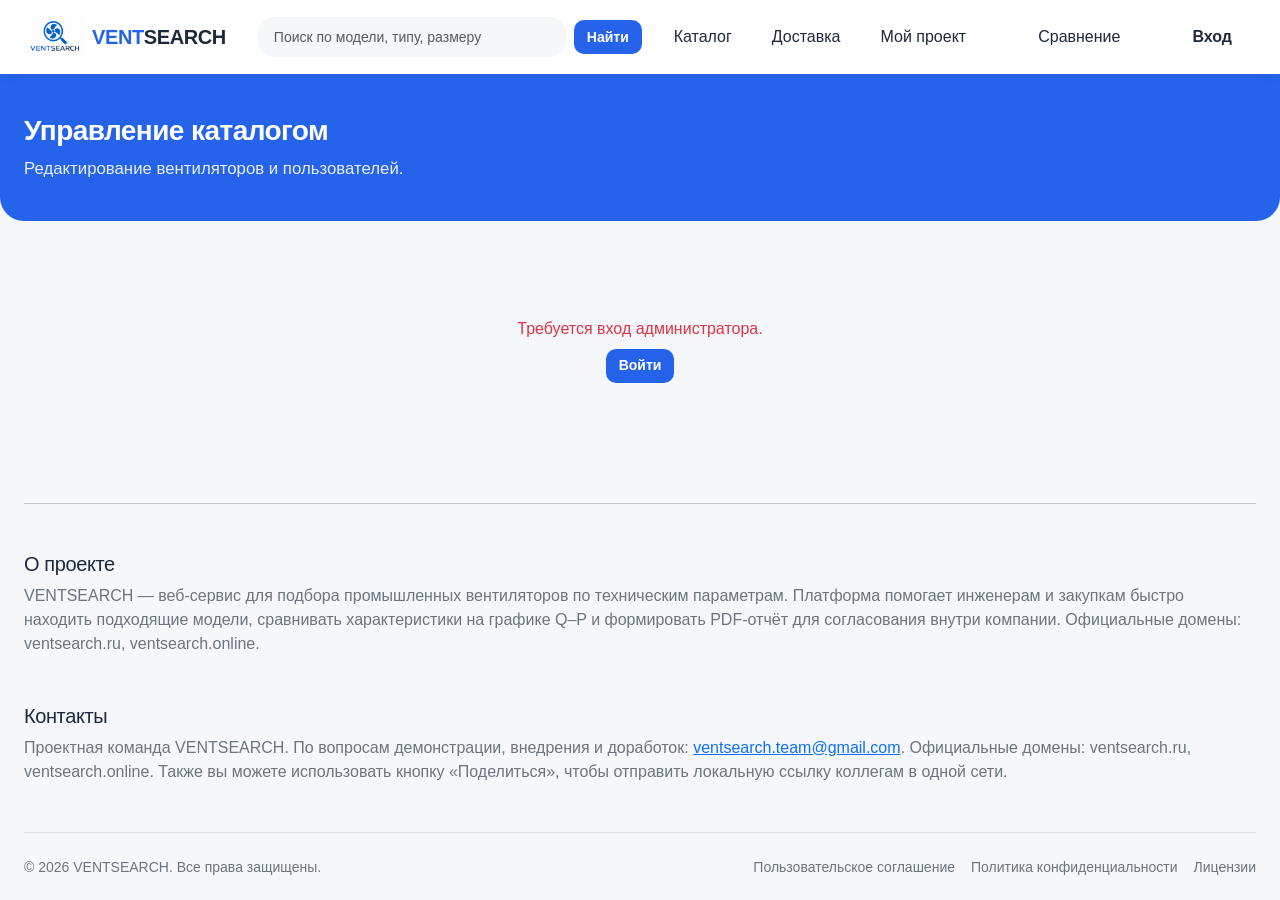
<file: frontend/admin.html>
<!doctype html>
<html lang="ru">
  <head>
    <meta charset="utf-8" />
    <meta name="viewport" content="width=device-width, initial-scale=1" />
    <title>Управление каталогом — VENTSEARCH</title>
    <link rel="icon" type="image/x-icon" href="favicon.ico">
    <link rel="icon" type="image/png" sizes="32x32" href="favicon-32x32.png">
    <link rel="icon" type="image/png" sizes="16x16" href="favicon-16x16.png">
    <link rel="apple-touch-icon" sizes="180x180" href="apple-touch-icon.png">
    <link
      href="https://cdn.jsdelivr.net/npm/bootstrap@5.3.3/dist/css/bootstrap.min.css"
      rel="stylesheet"
      crossorigin="anonymous"
    />
    <link rel="stylesheet" href="style.css?v=20260717-4" />
  </head>
  <body class="admin-page" data-page="admin">
    <nav class="navbar navbar-expand-lg sticky-top">
      <div class="container-fluid px-3 px-lg-4">
        <a class="navbar-brand fw-semibold d-flex align-items-center" href="index.html">
          <img src="../photos/logo.png" alt="VENTSEARCH" height="40" class="me-2" style="object-fit: contain;">
          <span style="color: var(--vs-accent);">VENT</span><span style="color: var(--vs-text);">SEARCH</span>
        </a>
        <form class="d-none d-md-flex align-items-center flex-grow-1 mx-3" role="search">
          <input
            id="headerSearchInput"
            class="form-control form-control-sm"
            type="search"
            placeholder="Поиск по модели, типу, размеру"
            aria-label="Поиск по каталогу"
          />
          <button id="headerSearchBtn" class="btn btn-sm btn-dark ms-2" type="button">Найти</button>
        </form>
        <div class="d-flex align-items-center gap-2 ms-auto" id="nav">
          <ul class="navbar-nav flex-row align-items-center gap-2 mb-0">
            <li class="nav-item d-none d-md-block">
              <a class="nav-link" href="index.html">Каталог</a>
            </li>
            <li class="nav-item d-none d-md-block">
              <a class="nav-link" href="delivery.html">Доставка</a>
            </li>
            <li class="nav-item">
              <a class="nav-link nav-link-project" href="project.html">
                Мой проект
                <span id="navProjectBadge" class="nav-project-badge d-none">0</span>
              </a>
            </li>
            <li class="nav-item">
              <a class="nav-link nav-link-compare" href="compare.html">
                Сравнение
                <span id="navCompareBadge" class="nav-compare-badge d-none">0</span>
              </a>
            </li>
            <li class="nav-item" id="navAuthGuest">
              <a class="nav-link btn btn-link border-0 py-2 text-decoration-none" href="auth.html">Вход</a>
            </li>
            <li class="nav-item dropdown d-none" id="navAuthUser">
              <a class="nav-link dropdown-toggle" href="#" role="button" data-bs-toggle="dropdown" aria-expanded="false">
                <span id="navAuthEmail" class="d-none d-md-inline">Аккаунт</span>
                <span class="d-md-none">ЛК</span>
              </a>
              <ul class="dropdown-menu dropdown-menu-end position-absolute">
                <li class="d-none" id="navAdminMenuItem">
                  <span class="dropdown-item active" aria-current="page">Управление каталогом</span>
                </li>
                <li><hr class="dropdown-divider" /></li>
                <li><button class="dropdown-item" type="button" id="navLogoutBtn">Выйти</button></li>
              </ul>
            </li>
            <li class="nav-item d-none d-md-block">
              <button id="shareLinkBtn" class="btn btn-sm btn-dark" type="button" style="display: none;">Поделиться</button>
            </li>
          </ul>
        </div>
      </div>
    </nav>

    <header class="mb-4" style="background: var(--vs-accent); color: #FFFFFF; padding: 2.5rem 0; border-radius: 0 0 24px 24px;">
      <div class="container-fluid px-3 px-lg-4">
        <div style="max-width: 800px;">
          <h1 class="h3 mb-2 fw-bold">Управление каталогом</h1>
          <div style="font-size: 1.05rem; opacity: 0.9;">Редактирование вентиляторов и пользователей.</div>
        </div>
      </div>
    </header>

    <main class="container-fluid px-3 px-lg-4 py-4">
      <div id="adminGate" class="py-5 text-center text-secondary">Проверка доступа…</div>

      <section id="adminAppSection" class="d-none">
        <div id="adminAlert" class="alert alert-danger d-none" role="alert"></div>
        <div id="adminSuccess" class="alert alert-success d-none" role="alert"></div>
        <ul class="nav nav-tabs mb-3" role="tablist">
          <li class="nav-item" role="presentation">
            <button class="nav-link active" data-bs-toggle="tab" data-bs-target="#tabProducts" type="button">Вентиляторы</button>
          </li>
          <li class="nav-item" role="presentation">
            <button class="nav-link" data-bs-toggle="tab" data-bs-target="#tabUsers" type="button">Пользователи</button>
          </li>
          <li class="nav-item" id="teamTabItem">
            <button class="nav-link" id="teamTabBtn" data-bs-toggle="tab" data-bs-target="#tabTeam" type="button">Команда</button>
          </li>
          <li class="nav-item" role="presentation">
            <button class="nav-link" id="debugTabBtn" data-bs-toggle="tab" data-bs-target="#tabDebug" type="button">Диагностика</button>
          </li>
          <li class="nav-item" role="presentation">
            <button class="nav-link" id="creditsTabBtn" data-bs-toggle="tab" data-bs-target="#tabCredits" type="button">О команде</button>
          </li>
        </ul>
        <div class="tab-content">
          <div class="tab-pane fade show active" id="tabProducts" role="tabpanel">
            <div class="d-flex flex-wrap gap-2 align-items-center mb-2">
              <input id="productSearch" class="form-control form-control-sm" style="max-width: 280px" placeholder="ID, модель, тип..." />
              <button id="productSearchBtn" class="btn btn-outline-dark btn-sm" type="button">Найти</button>
              <button id="productCreateBtn" class="btn btn-dark btn-sm" type="button">+ Добавить</button>
              <button id="productsDeleteSelectedBtn" class="btn btn-outline-danger btn-sm" type="button" disabled>
                Удалить выбранные
              </button>
              <span id="productsMeta" class="small text-secondary ms-auto"></span>
            </div>
            <div class="table-responsive card shadow-sm">
              <table class="table table-sm align-middle mb-0 admin-table">
                <thead>
                  <tr>
                    <th class="text-center" style="width: 2.5rem">
                      <input
                        id="productsSelectAll"
                        class="form-check-input m-0"
                        type="checkbox"
                        title="Выбрать все на странице"
                        aria-label="Выбрать все на странице"
                      />
                    </th>
                    <th>ID</th>
                    <th>Модель</th>
                    <th>Тип</th>
                    <th>Цена</th>
                    <th class="text-end">Действия</th>
                  </tr>
                </thead>
                <tbody id="productsTableBody"></tbody>
              </table>
            </div>
            <div class="d-flex justify-content-between align-items-center mt-2">
              <span id="productsPageLabel" class="small text-secondary"></span>
              <div class="d-flex gap-2">
                <button id="productsPrevBtn" class="btn btn-outline-dark btn-sm" type="button">Назад</button>
                <button id="productsNextBtn" class="btn btn-outline-dark btn-sm" type="button">Вперёд</button>
              </div>
            </div>
          </div>
          <div class="tab-pane fade" id="tabUsers" role="tabpanel">
            <div class="d-flex flex-wrap gap-2 align-items-center mb-2">
              <input id="userSearch" class="form-control form-control-sm" style="max-width: 280px" placeholder="E-mail, имя..." />
              <button id="userSearchBtn" class="btn btn-outline-dark btn-sm" type="button">Найти</button>
              <button id="userCreateBtn" class="btn btn-dark btn-sm" type="button">+ Пользователь</button>
              <button id="usersDeleteSelectedBtn" class="btn btn-outline-danger btn-sm" type="button" disabled>
                Удалить выбранные
              </button>
              <span id="usersMeta" class="small text-secondary ms-auto"></span>
            </div>
            <div class="table-responsive card shadow-sm">
              <table class="table table-sm align-middle mb-0 admin-table">
                <thead>
                  <tr>
                    <th class="text-center" style="width: 2.5rem">
                      <input
                        id="usersSelectAll"
                        class="form-check-input m-0"
                        type="checkbox"
                        title="Выбрать все на странице"
                        aria-label="Выбрать все на странице"
                      />
                    </th>
                    <th>#</th>
                    <th>E-mail</th>
                    <th>Имя</th>
                    <th>Роль</th>
                    <th>Статус</th>
                    <th class="text-end">Действия</th>
                  </tr>
                </thead>
                <tbody id="usersTableBody"></tbody>
              </table>
            </div>
            <div class="d-flex justify-content-between align-items-center mt-2">
              <span id="usersPageLabel" class="small text-secondary"></span>
              <div class="d-flex gap-2">
                <button id="usersPrevBtn" class="btn btn-outline-dark btn-sm" type="button">Назад</button>
                <button id="usersNextBtn" class="btn btn-outline-dark btn-sm" type="button">Вперёд</button>
              </div>
            </div>
          </div>
          <div class="tab-pane fade" id="tabTeam" role="tabpanel">
            <div class="alert alert-secondary small">
              <strong>Команда завода.</strong> Здесь видно, у кого есть рабочий доступ.
              <span class="d-block mt-1">
                <strong>Администратор</strong> — полный доступ, включая учётные записи и назначение ролей.
                <strong>Менеджер</strong> — каталог, диагностика, сборки и выгрузка документов; чужие учётные записи ему недоступны.
              </span>
            </div>
            <div class="d-flex flex-wrap gap-2 align-items-center mb-2">
              <input id="teamSearch" class="form-control form-control-sm" style="max-width: 280px" placeholder="ФИО, должность, e-mail..." />
              <button id="teamSearchBtn" class="btn btn-outline-dark btn-sm" type="button">Найти</button>
              <span id="teamMeta" class="small text-secondary ms-auto"></span>
            </div>
            <div class="table-responsive card shadow-sm mb-4">
              <table class="table table-sm align-middle mb-0 admin-table">
                <thead>
                  <tr>
                    <th>#</th>
                    <th>ФИО</th>
                    <th>Должность</th>
                    <th>E-mail</th>
                    <th>Телефон</th>
                    <th>Роль</th>
                    <th>Статус</th>
                    <th class="text-end">Действия</th>
                  </tr>
                </thead>
                <tbody id="teamTableBody"></tbody>
              </table>
            </div>

            <h3 class="h6 fw-bold mb-2">Назначить сотрудника</h3>
            <p class="small text-secondary mb-2">
              Найдите зарегистрированного коллегу по e-mail или ФИО и выдайте ему роль менеджера.
            </p>
            <div class="d-flex flex-wrap gap-2 align-items-center mb-2">
              <input id="teamCandidateSearch" class="form-control form-control-sm" style="max-width: 280px" placeholder="Поиск среди клиентов..." />
              <button id="teamCandidateSearchBtn" class="btn btn-outline-dark btn-sm" type="button">Найти</button>
            </div>
            <div class="table-responsive card shadow-sm">
              <table class="table table-sm align-middle mb-0 admin-table">
                <thead>
                  <tr>
                    <th>#</th><th>ФИО</th><th>Должность</th><th>E-mail</th><th class="text-end">Действия</th>
                  </tr>
                </thead>
                <tbody id="teamCandidatesBody">
                  <tr><td colspan="5" class="text-secondary text-center py-3">Введите запрос выше…</td></tr>
                </tbody>
              </table>
            </div>
          </div>
          <div class="tab-pane fade" id="tabDebug" role="tabpanel">
            <div class="d-flex flex-wrap gap-2 align-items-center mb-2">
              <button id="debugRefreshBtn" class="btn btn-outline-dark btn-sm" type="button">Обновить</button>
              <button id="debugReloadCsvBtn" class="btn btn-outline-primary btn-sm" type="button">Перечитать CSV сейчас</button>
              <button id="debugLoadTestBtn" class="btn btn-outline-danger btn-sm" type="button">Нагрузочный тест (2000 запросов)</button>
              <span id="debugMeta" class="small text-secondary ms-auto"></span>
            </div>
            <div id="debugSecurityAlert" class="alert alert-warning d-none" role="alert"></div>
            <div id="debugCsvAlert" class="alert alert-warning d-none" role="alert"></div>
            <div id="debugContent" class="row g-3">
              <div class="text-secondary small py-4 text-center">Откройте вкладку, чтобы загрузить диагностику…</div>
            </div>
            <div class="card shadow-sm mt-3">
              <div class="card-header py-2 fw-semibold d-flex justify-content-between align-items-center">
                <span>Логи консоли (этой вкладки браузера)</span>
                <button id="debugClearConsoleBtn" class="btn btn-outline-secondary btn-sm" type="button">Очистить</button>
              </div>
              <div id="debugConsoleLog" class="small font-monospace p-2" style="max-height: 260px; overflow-y: auto; white-space: pre-wrap;"></div>
            </div>
          </div>
          <div class="tab-pane fade" id="tabCredits" role="tabpanel">
            <div id="creditsSection" class="mt-2">
              <div class="text-secondary small py-4 text-center">Откройте вкладку, чтобы загрузить информацию о команде…</div>
            </div>
            <p class="small text-secondary mt-3">
              Данные берутся из <code>data/credits.json</code> — отредактируйте файл, и раздел обновится при следующем открытии (перезапуск сервера не нужен).
            </p>
          </div>
        </div>
      </section>
    </main>

    <div id="siteFooterMount" class="container-fluid px-3 px-lg-4 mt-5"></div>

    <div class="modal fade" id="productModal" tabindex="-1" aria-hidden="true">
      <div class="modal-dialog modal-lg modal-dialog-scrollable">
        <div class="modal-content">
          <div class="modal-header">
            <h2 class="modal-title h6" id="productModalTitle">Вентилятор</h2>
            <button type="button" class="btn-close" data-bs-dismiss="modal" aria-label="Закрыть"></button>
          </div>
          <form id="productForm">
            <div class="modal-body">
              <div class="row g-2">
                <div class="col-md-4"><label class="form-label mb-1">ID *</label><input name="id" class="form-control form-control-sm" required /></div>
                <div class="col-md-4"><label class="form-label mb-1">Номер</label><input name="number" class="form-control form-control-sm" /></div>
                <div class="col-md-4"><label class="form-label mb-1">Тип</label><input name="type" class="form-control form-control-sm" /></div>
                <div class="col-md-6"><label class="form-label mb-1">Модель</label><input name="model" class="form-control form-control-sm" /></div>
                <div class="col-md-6"><label class="form-label mb-1">Типоразмер</label><input name="size" class="form-control form-control-sm" /></div>
                <div class="col-md-3"><label class="form-label mb-1">Диаметр</label><input name="diameter" type="number" step="any" class="form-control form-control-sm" /></div>
                <div class="col-md-3"><label class="form-label mb-1">Мощность</label><input name="power" type="number" step="any" class="form-control form-control-sm" /></div>
                <div class="col-md-3"><label class="form-label mb-1">Шум</label><input name="noise_level" type="number" step="any" class="form-control form-control-sm" /></div>
                <div class="col-md-3"><label class="form-label mb-1">Цена</label><input name="price" type="number" step="any" class="form-control form-control-sm" /></div>
                <div class="col-md-3"><label class="form-label mb-1">Расход min</label><input name="airflow_min" type="number" step="any" class="form-control form-control-sm" /></div>
                <div class="col-md-3"><label class="form-label mb-1">Расход max</label><input name="airflow_max" type="number" step="any" class="form-control form-control-sm" /></div>
                <div class="col-md-6"><label class="form-label mb-1">Расход raw</label><input name="airflow_raw" class="form-control form-control-sm" /></div>
                <div class="col-md-3"><label class="form-label mb-1">Давление min</label><input name="pressure_min" type="number" step="any" class="form-control form-control-sm" /></div>
                <div class="col-md-3"><label class="form-label mb-1">Давление max</label><input name="pressure_max" type="number" step="any" class="form-control form-control-sm" /></div>
                <div class="col-md-6"><label class="form-label mb-1">Давление raw</label><input name="pressure_raw" class="form-control form-control-sm" /></div>
              </div>
            </div>
            <div class="modal-footer">
              <button type="button" class="btn btn-outline-dark btn-sm" data-bs-dismiss="modal">Отмена</button>
              <button type="submit" class="btn btn-dark btn-sm">Сохранить</button>
            </div>
          </form>
        </div>
      </div>
    </div>

    <div class="modal fade" id="userModal" tabindex="-1" aria-hidden="true">
      <div class="modal-dialog">
        <div class="modal-content">
          <div class="modal-header">
            <h2 class="modal-title h6" id="userModalTitle">Пользователь</h2>
            <button type="button" class="btn-close" data-bs-dismiss="modal" aria-label="Закрыть"></button>
          </div>
          <form id="userForm">
            <div class="modal-body vstack gap-2">
              <input type="hidden" name="user_id" />
              <input name="email" type="email" class="form-control form-control-sm" placeholder="E-mail" required />
              <input name="password" type="password" class="form-control form-control-sm" placeholder="Пароль" />
              <span id="userPasswordHint" class="small text-secondary"></span>
              <input name="name" class="form-control form-control-sm" placeholder="ФИО" />
              <input name="company" class="form-control form-control-sm" placeholder="Компания" />
              <input name="phone" class="form-control form-control-sm" placeholder="Телефон" />
              <select name="role" class="form-select form-select-sm">
                <option value="user">user</option>
                <option value="admin">admin</option>
              </select>
              <div class="form-check">
                <input class="form-check-input" type="checkbox" name="is_active" id="userIsActive" checked />
                <label class="form-check-label" for="userIsActive">Активен</label>
              </div>
            </div>
            <div class="modal-footer">
              <button type="button" class="btn btn-outline-dark btn-sm" data-bs-dismiss="modal">Отмена</button>
              <button type="submit" class="btn btn-dark btn-sm">Сохранить</button>
            </div>
          </form>
        </div>
      </div>
    </div>

    <script src="https://cdn.jsdelivr.net/npm/bootstrap@5.3.3/dist/js/bootstrap.bundle.min.js" crossorigin="anonymous"></script>
    <script src="config.js?v=20260424-1"></script>
    <script src="auth.js?v=20260524-10"></script>
    <script src="site-auth.js?v=20260524-10"></script>
    <script src="admin.js?v=20260717-4"></script>
    <script src="admin-page.js?v=20260524-10"></script>
    <script src="site-layout.js?v=20260709-1"></script>
  </body>
</html>
</file>
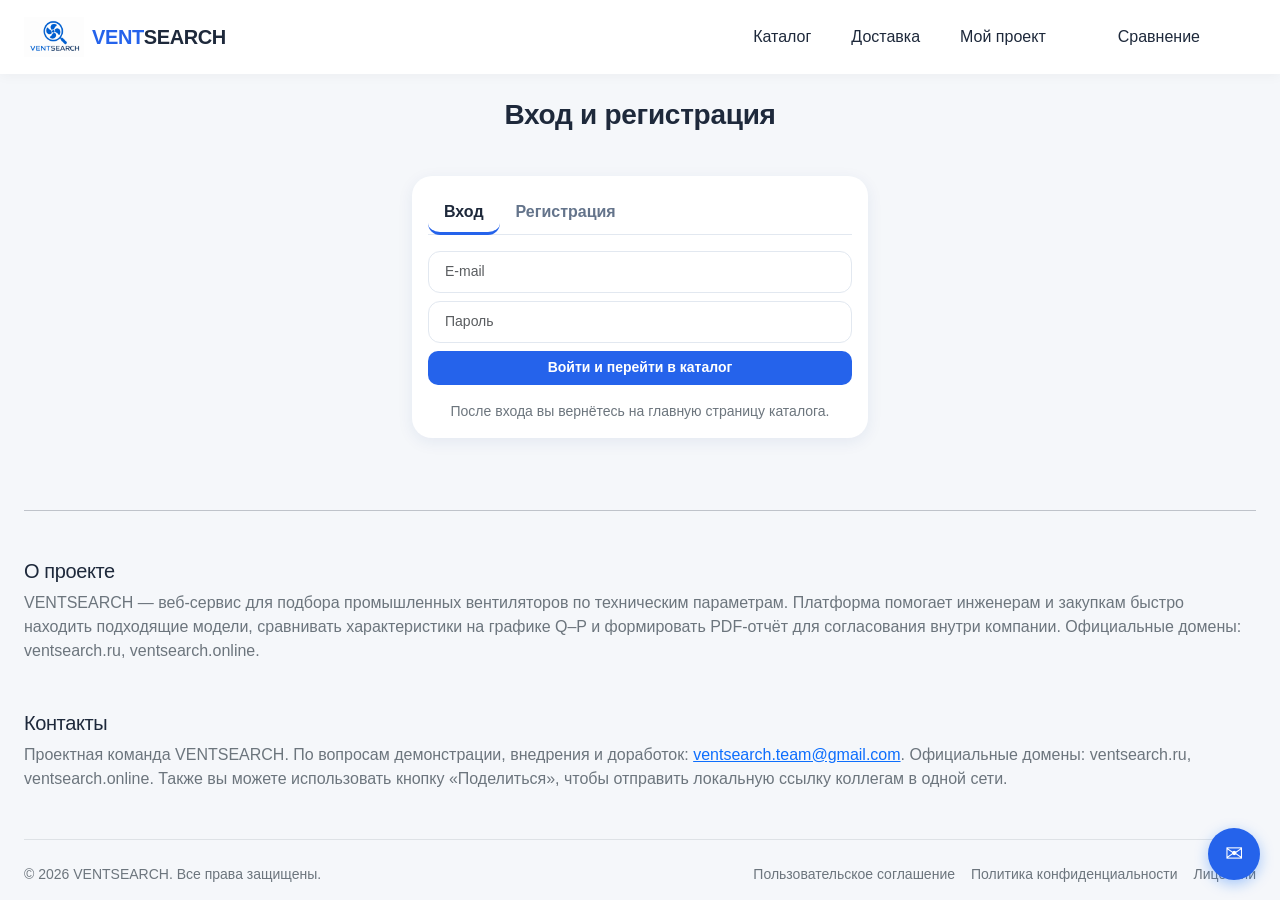
<file: frontend/auth.html>
<!doctype html>
<html lang="ru">
  <head>
    <meta charset="utf-8" />
    <meta name="viewport" content="width=device-width, initial-scale=1" />
    <title>Вход и регистрация — VENTSEARCH</title>
    <link rel="icon" type="image/x-icon" href="favicon.ico">
    <link rel="icon" type="image/png" sizes="32x32" href="favicon-32x32.png">
    <link rel="icon" type="image/png" sizes="16x16" href="favicon-16x16.png">
    <link rel="apple-touch-icon" sizes="180x180" href="apple-touch-icon.png">
    <link
      href="https://cdn.jsdelivr.net/npm/bootstrap@5.3.3/dist/css/bootstrap.min.css"
      rel="stylesheet"
      crossorigin="anonymous"
    />
    <link rel="stylesheet" href="style.css?v=20260717-4" />
  </head>
  <body data-page="auth" class="auth-page">
    <nav class="navbar navbar-expand-lg sticky-top">
      <div class="container-fluid px-3 px-lg-4">
        <a class="navbar-brand fw-semibold d-flex align-items-center" href="index.html">
          <img src="../photos/logo.png" alt="VENTSEARCH" height="40" class="me-2" style="object-fit: contain;">
          <span style="color: var(--vs-accent);">VENT</span><span style="color: var(--vs-text);">SEARCH</span>
        </a>
        <div class="d-flex align-items-center gap-2 ms-auto" id="nav">
          <ul class="navbar-nav flex-row align-items-center gap-2 mb-0">
            <li class="nav-item d-none d-md-block">
              <a class="nav-link" href="index.html">Каталог</a>
            </li>
            <li class="nav-item d-none d-md-block">
              <a class="nav-link" href="delivery.html">Доставка</a>
            </li>
            <li class="nav-item">
              <a class="nav-link nav-link-project" href="project.html">
                Мой проект
                <span id="navProjectBadge" class="nav-project-badge d-none">0</span>
              </a>
            </li>
            <li class="nav-item">
              <a class="nav-link nav-link-compare" href="compare.html">
                Сравнение
                <span id="navCompareBadge" class="nav-compare-badge d-none">0</span>
              </a>
            </li>
            <li class="nav-item d-none" id="navAdminMenuItem">
              <a class="nav-link vs-admin-link" href="admin.html" target="_blank" rel="noopener noreferrer">⚙ Админ-панель</a>
            </li>
            <li class="nav-item dropdown d-none" id="navAuthUser">
              <a class="nav-link dropdown-toggle" href="#" role="button" data-bs-toggle="dropdown" aria-expanded="false">
                <span id="navAuthEmail" class="d-none d-md-inline">Аккаунт</span>
                <span class="d-md-none">ЛК</span>
              </a>
              <ul class="dropdown-menu dropdown-menu-end position-absolute">
                <li><button class="dropdown-item" type="button" id="navLogoutBtn">Выйти</button></li>
              </ul>
            </li>
            <li class="nav-item d-none d-md-block">
              <button id="shareLinkBtn" class="btn btn-sm btn-dark" type="button" style="display: none;">Поделиться</button>
            </li>
          </ul>
        </div>
      </div>
    </nav>

    <header class="page-hero mb-3">
      <div class="container-fluid px-3 px-lg-4 text-center">
        <h1 class="h3 mb-0">Вход и регистрация</h1>
      </div>
    </header>

    <main class="container py-4 auth-main-narrow">
      <div class="card shadow-sm">
        <div class="card-body">
          <div id="authAlert" class="alert alert-danger d-none" role="alert"></div>
          <div id="authSuccess" class="alert alert-success d-none" role="alert"></div>

          <ul class="nav nav-tabs mb-3" role="tablist">
            <li class="nav-item" role="presentation">
              <button class="nav-link active" data-bs-toggle="tab" data-bs-target="#loginPane" type="button">Вход</button>
            </li>
            <li class="nav-item" role="presentation">
              <button class="nav-link" data-bs-toggle="tab" data-bs-target="#registerPane" type="button">Регистрация</button>
            </li>
          </ul>

          <div class="tab-content">
            <div class="tab-pane fade show active" id="loginPane" role="tabpanel">
              <form id="loginForm" class="vstack gap-2">
                <input id="loginEmail" type="email" class="form-control form-control-sm" placeholder="E-mail" required />
                <input id="loginPassword" type="password" class="form-control form-control-sm" placeholder="Пароль" required />
                <button class="btn btn-dark btn-sm" type="submit">Войти и перейти в каталог</button>
              </form>
            </div>
            <div class="tab-pane fade" id="registerPane" role="tabpanel">
              <form id="registerForm" class="vstack gap-2">
                <input id="regEmail" type="email" class="form-control form-control-sm" placeholder="E-mail" required pattern="^[a-zA-Z0-9._%\-]+@[a-zA-Z0-9.\-]+\.[a-zA-Z]{2,}$" title="Введите корректный email (например, name@domain.com)" />
                <input id="regPassword" type="password" class="form-control form-control-sm" placeholder="Пароль (мин. 6)" required minlength="6" />
                <input id="regName" class="form-control form-control-sm" placeholder="ФИО" pattern="^[a-zA-Zа-яА-ЯёЁ\s\-]+$" title="Только буквы, пробелы и дефисы" />
                <input id="regCompany" class="form-control form-control-sm" placeholder="Компания" />
                <input id="regPhone" type="tel" class="form-control form-control-sm" placeholder="Телефон" pattern="^\+?[0-9\s\-\(\)]{10,20}$" title="Введите корректный номер телефона" />
                <button class="btn btn-dark btn-sm" type="submit">Зарегистрироваться</button>
              </form>
            </div>
          </div>

          <p class="small text-secondary mt-3 mb-0 text-center">
            После входа вы вернётесь на главную страницу каталога.
          </p>
        </div>
      </div>
    </main>

    <div id="siteFooterMount" class="container-fluid px-3 px-lg-4 mt-5"></div>

    <script src="https://cdn.jsdelivr.net/npm/bootstrap@5.3.3/dist/js/bootstrap.bundle.min.js" crossorigin="anonymous"></script>
    <script src="config.js?v=20260424-1"></script>
    <script src="auth.js?v=20260524-4"></script>
    <script src="auth-page.js?v=20260524-4"></script>
    <script src="script.js?v=20260717-4"></script>
    <script src="site-layout.js?v=20260709-1"></script>
  </body>
</html>
</file>
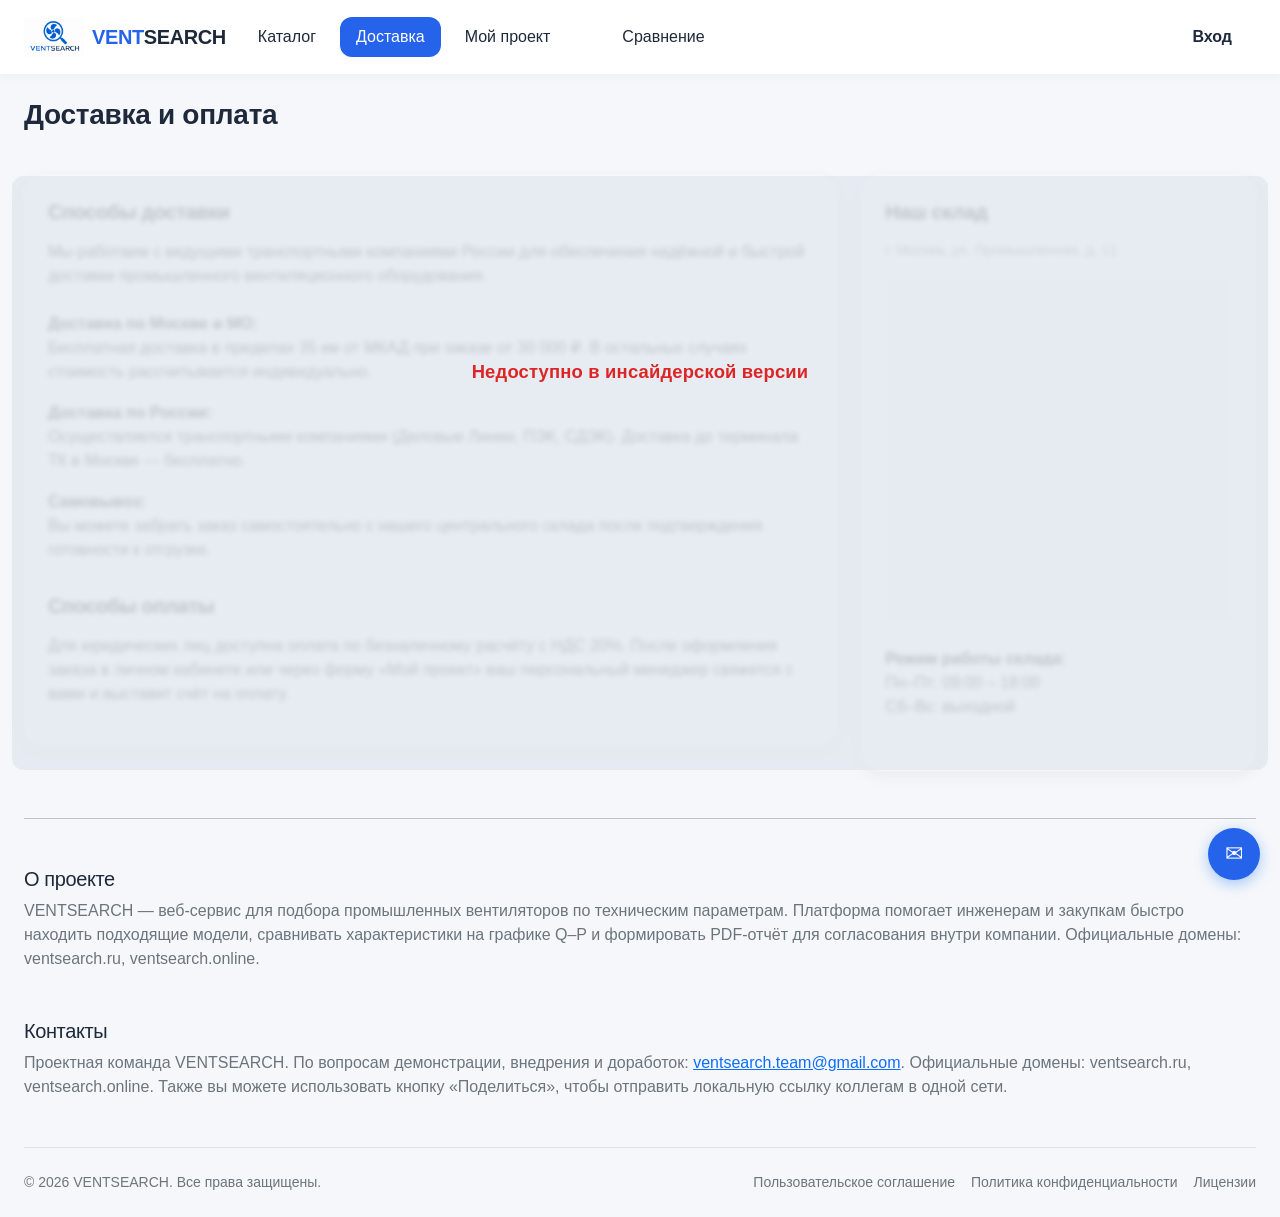
<file: frontend/delivery.html>
<!doctype html>
<html lang="ru">
  <head>
    <meta charset="utf-8" />
    <meta name="viewport" content="width=device-width, initial-scale=1" />
    <title>Доставка — VENTSEARCH</title>
    <link rel="icon" type="image/x-icon" href="favicon.ico">
    <link rel="icon" type="image/png" sizes="32x32" href="favicon-32x32.png">
    <link rel="icon" type="image/png" sizes="16x16" href="favicon-16x16.png">
    <link rel="apple-touch-icon" sizes="180x180" href="apple-touch-icon.png">
    <link
      href="https://cdn.jsdelivr.net/npm/bootstrap@5.3.3/dist/css/bootstrap.min.css"
      rel="stylesheet"
      crossorigin="anonymous"
    />
    <link rel="stylesheet" href="style.css?v=20260717-4" />
  </head>
  <body data-page="delivery">
    <nav class="navbar navbar-expand-lg sticky-top">
      <div class="container-fluid px-3 px-lg-4">
        <a class="navbar-brand fw-semibold d-flex align-items-center" href="index.html">
          <img src="../photos/logo.png" alt="VENTSEARCH" height="40" class="me-2" style="object-fit: contain;">
          <span style="color: var(--vs-accent);">VENT</span><span style="color: var(--vs-text);">SEARCH</span>
        </a>
        <div class="d-flex align-items-center gap-2 flex-grow-1" id="nav">
          <ul class="navbar-nav flex-row align-items-center gap-2 mb-0 vs-nav-primary">
            <li class="nav-item">
              <a class="nav-link" href="index.html">
                Каталог
              </a>
            </li>
            <li class="nav-item">
              <a class="nav-link active" href="delivery.html" aria-current="page">
                Доставка
              </a>
            </li>
            <li class="nav-item">
              <a class="nav-link nav-link-project" href="project.html">
                Мой проект
                <span id="navProjectBadge" class="nav-project-badge d-none">0</span>
              </a>
            </li>
            <li class="nav-item">
              <a class="nav-link nav-link-compare" href="compare.html">
                Сравнение
                <span id="navCompareBadge" class="nav-compare-badge d-none">0</span>
              </a>
            </li>
            <li class="nav-item">
              <a class="nav-link nav-link-compare vs-nav-staff d-none" href="builds.html">
                Сборки
                <span id="navBuildsBadge" class="nav-compare-badge d-none">0</span>
              </a>
            </li>
          </ul>
          <ul class="navbar-nav flex-row align-items-center gap-2 mb-0 ms-auto vs-nav-account">
            <li class="nav-item d-none" id="navAdminMenuItem">
              <a class="nav-link vs-admin-link" href="admin.html" target="_blank" rel="noopener noreferrer">⚙ Админ-панель</a>
            </li>
            <li class="nav-item" id="navAuthGuest">
              <button
                class="nav-link btn btn-link border-0 py-2"
                type="button"
                data-bs-toggle="modal"
                data-bs-target="#authModal"
              >
                Вход
              </button>
            </li>
            <li class="nav-item dropdown d-none" id="navAuthUser">
              <a class="nav-link dropdown-toggle" href="#" role="button" data-bs-toggle="dropdown" aria-expanded="false">
                <span id="navAuthEmail" class="d-none d-md-inline">Аккаунт</span>
                <span class="d-md-none">ЛК</span>
              </a>
              <ul class="dropdown-menu dropdown-menu-end position-absolute">
                <li><span class="dropdown-item-text small text-secondary" id="navAuthRole">Клиент</span></li>
                <li><hr class="dropdown-divider"></li>
                <li><button class="dropdown-item" type="button" id="navLogoutBtn">Выйти</button></li>
              </ul>
            </li>
            <li class="nav-item d-none d-md-block">
              <button id="shareLinkBtn" class="btn btn-sm btn-dark" type="button" style="display: none;">
                Поделиться
              </button>
            </li>
          </ul>
        </div>
      </div>
    </nav>

    <header class="page-hero mb-3">
      <div class="container-fluid px-3 px-lg-4">
        <h1 class="h3 mb-0">Доставка и оплата</h1>
      </div>
    </header>

    <main class="container-fluid px-3 px-lg-4 py-4">
      <div class="row g-4" data-locked-section="Недоступно в инсайдерской версии">
        <div class="col-lg-8">
          <div class="card p-4 mb-4 shadow-sm">
            <h2 class="h5 fw-bold mb-3">Способы доставки</h2>
            <p>Мы работаем с ведущими транспортными компаниями России для обеспечения надёжной и быстрой доставки промышленного вентиляционного оборудования.</p>

            <ul class="list-group list-group-flush mb-4">
              <li class="list-group-item px-0">
                <strong>Доставка по Москве и МО:</strong><br>
                Бесплатная доставка в пределах 35 км от МКАД при заказе от 30 000 ₽. В остальных случаях стоимость рассчитывается индивидуально.
              </li>
              <li class="list-group-item px-0">
                <strong>Доставка по России:</strong><br>
                Осуществляется транспортными компаниями (Деловые Линии, ПЭК, СДЭК). Доставка до терминала ТК в Москве — бесплатно.
              </li>
              <li class="list-group-item px-0">
                <strong>Самовывоз:</strong><br>
                Вы можете забрать заказ самостоятельно с нашего центрального склада после подтверждения готовности к отгрузке.
              </li>
            </ul>

            <h2 class="h5 fw-bold mb-3">Способы оплаты</h2>
            <p>Для юридических лиц доступна оплата по безналичному расчёту с НДС 20%. После оформления заказа в личном кабинете или через форму «Мой проект» ваш персональный менеджер свяжется с вами и выставит счёт на оплату.</p>
          </div>
        </div>

        <div class="col-lg-4">
          <div class="card p-4 shadow-sm h-100">
            <h2 class="h5 fw-bold mb-3">Наш склад</h2>
            <p class="text-secondary small mb-3">г. Москва, ул. Промышленная, д. 11</p>

            <div class="ratio ratio-1x1 bg-light rounded overflow-hidden">
              <iframe src="https://yandex.ru/map-widget/v1/?um=constructor%3A9f8b7b6c5d4e3f2a1b0c9d8e7f6a5b4c3d2e1f0a9b8c7d6e5f4a3b2c1d0e9f8&amp;source=constructor" width="100%" height="100%" frameborder="0" title="Карта склада"></iframe>
            </div>

            <div class="mt-4">
              <strong>Режим работы склада:</strong><br>
              Пн–Пт: 09:00 – 18:00<br>
              Сб–Вс: выходной
            </div>
          </div>
        </div>
      </div>

      <div id="siteFooterMount" class="container-fluid px-0 mt-5"></div>
    </main>

    <div class="modal fade" id="authModal" tabindex="-1" aria-hidden="true">
      <div class="modal-dialog">
        <div class="modal-content">
          <div class="modal-header">
            <h2 class="modal-title h6">Вход / Регистрация</h2>
            <button type="button" class="btn-close" data-bs-dismiss="modal" aria-label="Закрыть"></button>
          </div>
          <div class="modal-body">
            <div id="authModalAlert" class="alert alert-danger d-none" role="alert"></div>
            <ul class="nav nav-tabs mb-3">
              <li class="nav-item">
                <button class="nav-link active" data-bs-toggle="tab" data-bs-target="#authModalLogin" type="button">Вход</button>
              </li>
              <li class="nav-item">
                <button class="nav-link" data-bs-toggle="tab" data-bs-target="#authModalRegister" type="button">Регистрация</button>
              </li>
            </ul>
            <div class="tab-content">
              <div class="tab-pane fade show active" id="authModalLogin">
                <form id="authModalLoginForm" class="vstack gap-2">
                  <input id="authModalLoginEmail" type="email" class="form-control form-control-sm" placeholder="E-mail" required />
                  <input id="authModalLoginPassword" type="password" class="form-control form-control-sm" placeholder="Пароль" required />
                  <button class="btn btn-dark btn-sm" type="submit">Войти</button>
                </form>
              </div>
              <div class="tab-pane fade" id="authModalRegister">
                <form id="authModalRegisterForm" class="vstack gap-2">
                  <input id="authModalRegEmail" type="email" class="form-control form-control-sm" placeholder="E-mail" required pattern="^[a-zA-Z0-9._%\-]+@[a-zA-Z0-9.\-]+\.[a-zA-Z]{2,}$" title="Введите корректный email" />
                  <input id="authModalRegPassword" type="password" class="form-control form-control-sm" placeholder="Пароль (мин. 6)" required minlength="6" />
                  <input id="authModalRegName" class="form-control form-control-sm" placeholder="ФИО" pattern="^[a-zA-Zа-яА-ЯёЁ\s\-]+$" title="Только буквы, пробелы и дефисы" />
                  <input id="authModalRegCompany" class="form-control form-control-sm" placeholder="Компания" />
                  <input id="authModalRegPhone" type="tel" class="form-control form-control-sm" placeholder="Телефон" pattern="^\+?[0-9\s\-\(\)]{10,20}$" title="Введите корректный номер телефона" />
                  <button class="btn btn-dark btn-sm" type="submit">Зарегистрироваться</button>
                </form>
              </div>
            </div>
          </div>
        </div>
      </div>
    </div>

    <script src="https://cdn.jsdelivr.net/npm/bootstrap@5.3.3/dist/js/bootstrap.bundle.min.js" crossorigin="anonymous"></script>
    <script src="config.js?v=20260424-1"></script>
    <script src="auth.js?v=20260524-9"></script>
    <script src="site-auth.js?v=20260524-9"></script>
    <script src="script.js?v=20260717-4"></script>
    <script src="site-layout.js?v=20260709-1"></script>
  </body>
</html>
</file>
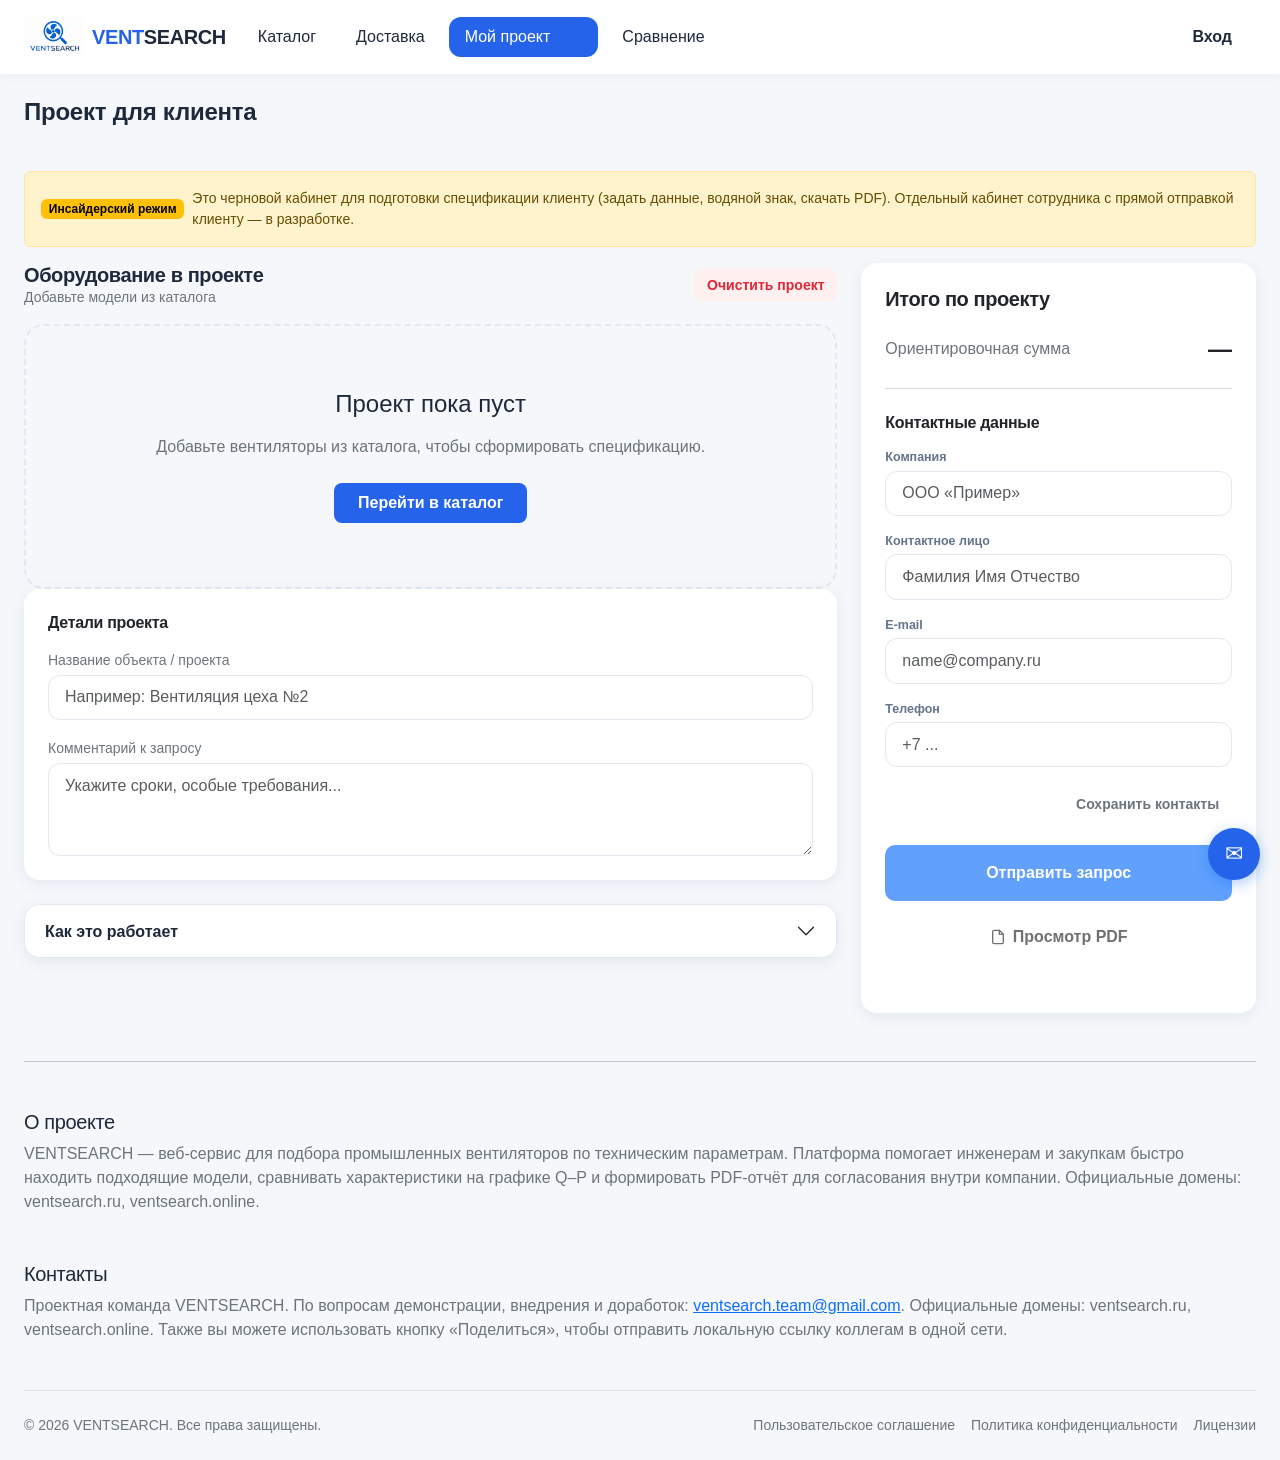
<file: frontend/project.html>
<!doctype html>
<html lang="ru">
  <head>
    <meta charset="utf-8" />
    <meta name="viewport" content="width=device-width, initial-scale=1" />
    <title>Личный кабинет — VENTSEARCH</title>
    <link rel="icon" type="image/x-icon" href="favicon.ico">
    <link rel="icon" type="image/png" sizes="32x32" href="favicon-32x32.png">
    <link rel="icon" type="image/png" sizes="16x16" href="favicon-16x16.png">
    <link rel="apple-touch-icon" sizes="180x180" href="apple-touch-icon.png">
    <link
      href="https://cdn.jsdelivr.net/npm/bootstrap@5.3.3/dist/css/bootstrap.min.css"
      rel="stylesheet"
      crossorigin="anonymous"
    />
    <link rel="stylesheet" href="style.css?v=20260717-4" />

<!-- Yandex.Metrika counter -->
<script type="text/javascript">
    (function(m,e,t,r,i,k,a){
        m[i]=m[i]||function(){(m[i].a=m[i].a||[]).push(arguments)};
        m[i].l=1*new Date();
        for (var j = 0; j < document.scripts.length; j++) {if (document.scripts[j].src === r) { return; }}
        k=e.createElement(t),a=e.getElementsByTagName(t)[0],k.async=1,k.src=r,a.parentNode.insertBefore(k,a)
    })(window, document,'script','https://mc.yandex.ru/metrika/tag.js?id=109006784', 'ym');

    ym(109006784, 'init', {ssr:true, webvisor:true, clickmap:true, ecommerce:"dataLayer", referrer: document.referrer, url: location.href, accurateTrackBounce:true, trackLinks:true});
</script>
<noscript><div><img src="https://mc.yandex.ru/watch/109006784" style="position:absolute; left:-9999px;" alt="" /></div></noscript>
<!-- /Yandex.Metrika counter -->

  </head>
  <body data-page="project">
    <nav class="navbar navbar-expand-lg sticky-top">
      <div class="container-fluid px-3 px-lg-4">
        <a class="navbar-brand fw-semibold d-flex align-items-center" href="index.html">
          <img src="../photos/logo.png" alt="VENTSEARCH" height="40" class="me-2" style="object-fit: contain;">
          <span style="color: var(--vs-accent);">VENT</span><span style="color: var(--vs-text);">SEARCH</span>
        </a>
        <div class="d-flex align-items-center gap-2 flex-grow-1" id="nav">
          <ul class="navbar-nav flex-row align-items-center gap-2 mb-0 vs-nav-primary">
            <li class="nav-item">
              <a class="nav-link" href="index.html">
                Каталог
              </a>
            </li>
            <li class="nav-item">
              <a class="nav-link" href="delivery.html">
                Доставка
              </a>
            </li>
            <li class="nav-item">
              <a class="nav-link nav-link-project active" href="project.html" aria-current="page">
                Мой проект
                <span id="navProjectBadge" class="nav-project-badge d-none">0</span>
              </a>
            </li>
            <li class="nav-item">
              <a class="nav-link nav-link-compare" href="compare.html">
                Сравнение
                <span id="navCompareBadge" class="nav-compare-badge d-none">0</span>
              </a>
            </li>
            <li class="nav-item">
              <a class="nav-link nav-link-compare vs-nav-staff d-none" href="builds.html">
                Сборки
                <span id="navBuildsBadge" class="nav-compare-badge d-none">0</span>
              </a>
            </li>
          </ul>
          <ul class="navbar-nav flex-row align-items-center gap-2 mb-0 ms-auto vs-nav-account">
            <li class="nav-item d-none" id="navAdminMenuItem">
              <a class="nav-link vs-admin-link" href="admin.html" target="_blank" rel="noopener noreferrer">⚙ Админ-панель</a>
            </li>
            <li class="nav-item" id="navAuthGuest">
              <a class="nav-link btn btn-link border-0 py-2 text-decoration-none" href="auth.html">Вход</a>
            </li>
            <li class="nav-item dropdown d-none" id="navAuthUser">
              <a class="nav-link dropdown-toggle" href="#" role="button" data-bs-toggle="dropdown" aria-expanded="false">
                <span id="navAuthEmail" class="d-none d-md-inline">Аккаунт</span>
                <span class="d-md-none">ЛК</span>
              </a>
              <ul class="dropdown-menu dropdown-menu-end position-absolute">
                <li><span class="dropdown-item-text small text-secondary" id="navAuthRole">Клиент</span></li>
                <li><hr class="dropdown-divider"></li>
                <li><button class="dropdown-item" type="button" id="navLogoutBtn">Выйти</button></li>
              </ul>
            </li>
            <li class="nav-item d-none d-md-block">
              <button id="shareLinkBtn" class="btn btn-sm btn-dark" type="button" style="display: none;">Поделиться</button>
            </li>
          </ul>
        </div>
      </div>
    </nav>

    <header class="page-hero mb-3">
      <div class="container-fluid px-3 px-lg-4">
        <h1 class="h4 mb-0">Проект для клиента</h1>
      </div>
    </header>

    <main class="container-fluid px-3 px-lg-4 py-4 cabinet-page">
      <div class="alert alert-warning d-flex align-items-center gap-2 mb-3" role="alert">
        <span class="badge text-bg-warning">Инсайдерский режим</span>
        <span class="small mb-0">Это черновой кабинет для подготовки спецификации клиенту (задать данные, водяной знак, скачать PDF). Отдельный кабинет сотрудника с прямой отправкой клиенту — в разработке.</span>
      </div>
      <div id="alertBox" class="alert alert-danger d-none mb-3" role="alert"></div>
      <div id="successBox" class="alert alert-success d-none mb-3" role="alert"></div>

      <div class="row g-4 cabinet-layout">
        <!-- Main Content (Items) -->
        <section class="col-lg-8">
          <div class="d-flex justify-content-between align-items-center mb-3">
            <div>
              <h2 class="h5 mb-0 fw-bold">Оборудование в проекте</h2>
              <p id="projectMeta" class="text-secondary small mb-0">Загрузка...</p>
            </div>
            <div class="d-flex gap-2">
              <button id="clearProjectBtn" class="btn btn-outline-danger btn-sm" type="button">Очистить проект</button>
            </div>
          </div>

          <div id="projectLoading" class="py-5 text-center text-secondary">
            <div class="spinner-border spinner-border-sm text-primary mb-2" role="status"></div>
            <div>Загрузка списка моделей...</div>
          </div>

          <div id="projectEmpty" class="cabinet-empty d-none">
            <div class="h4 mb-3">Проект пока пуст</div>
            <p class="text-secondary mb-4">
              Добавьте вентиляторы из каталога, чтобы сформировать спецификацию.
            </p>
            <a href="index.html" class="btn btn-primary px-4 py-2" style="border-radius: 8px;">Перейти в каталог</a>
          </div>

          <div id="projectTableWrap" class="table-responsive d-none mb-4">
            <table class="table align-middle cabinet-table mb-0 bg-white" style="border-radius: 12px; overflow: hidden; box-shadow: 0 4px 24px rgba(0,0,0,0.04);">
              <thead class="bg-light">
                <tr>
                  <th class="ps-4 py-3 text-secondary fw-semibold">Модель</th>
                  <th class="py-3 text-secondary fw-semibold">Тип</th>
                  <th class="py-3 text-secondary fw-semibold">Расход, м³/ч</th>
                  <th class="py-3 text-secondary fw-semibold">Давление, Па</th>
                  <th class="py-3 text-secondary fw-semibold">Цена</th>
                  <th class="pe-4 py-3 text-end text-secondary fw-semibold"></th>
                </tr>
              </thead>
              <tbody id="projectTableBody"></tbody>
            </table>
          </div>
          
          <div class="card shadow-sm border-0 mb-4" style="border-radius: 16px;">
            <div class="card-body p-4">
              <h3 class="h6 fw-bold mb-3">Детали проекта</h3>
              <div class="row g-3">
                <div class="col-md-12">
                  <label for="projectTitle" class="form-label text-secondary small mb-1">Название объекта / проекта</label>
                  <input id="projectTitle" class="form-control" placeholder="Например: Вентиляция цеха №2" />
                </div>
                <div class="col-md-12">
                  <label for="projectNotes" class="form-label text-secondary small mb-1">Комментарий к запросу</label>
                  <textarea
                    id="projectNotes"
                    class="form-control"
                    rows="3"
                    placeholder="Укажите сроки, особые требования..."
                  ></textarea>
                </div>
              </div>
            </div>
          </div>

          <!-- Справка свёрнута в аккордеон, чтобы рабочее пространство
               оставалось свободным для таблицы оборудования -->
          <div class="accordion mb-4" id="projectHelpAccordion">
            <div class="accordion-item" style="border-radius: 16px; overflow: hidden;">
              <h3 class="accordion-header">
                <button class="accordion-button collapsed py-3" type="button" data-bs-toggle="collapse" data-bs-target="#projectHelpBody" aria-expanded="false" aria-controls="projectHelpBody">
                  Как это работает
                </button>
              </h3>
              <div id="projectHelpBody" class="accordion-collapse collapse" data-bs-parent="#projectHelpAccordion">
                <div class="accordion-body small text-secondary">
                  <ol class="mb-2 ps-3">
                    <li class="mb-1">Соберите оборудование: кнопка «В проект» в каталоге или на карточке модели.</li>
                    <li class="mb-1">Заполните название объекта и комментарий — они попадут в запрос менеджеру.</li>
                    <li class="mb-1">«Просмотр PDF» — спецификация для отправки заказчику: можно задать свой заголовок документа и водяной знак компании (любой файл-картинка из папки <code>photos/</code>), посмотреть предпросмотр и скачать.</li>
                    <li class="mb-0">«Отправить запрос» откроет письмо менеджеру с составом проекта и вашими контактами.</li>
                  </ol>
                </div>
              </div>
            </div>
          </div>
        </section>

        <!-- Sidebar (Summary & Contacts) -->
        <aside class="col-lg-4">
          <div class="card shadow-sm cabinet-card border-0 mb-4" style="border-radius: 16px;">
            <div class="card-body p-4">
              <h2 class="h5 mb-4 fw-bold">Итого по проекту</h2>
              
              <div class="d-flex justify-content-between align-items-center mb-4">
                <span class="text-secondary">Ориентировочная сумма</span>
                <span id="projectTotalPrice" class="h4 mb-0 fw-bold">—</span>
              </div>
              
              <hr class="text-secondary opacity-25 my-4">
              
              <h3 class="h6 fw-bold mb-3">Контактные данные</h3>
              <form id="profileForm" class="vstack gap-3 mb-4">
                <div>
                  <label for="profileCompany" class="contact-field-label">Компания</label>
                  <input id="profileCompany" class="form-control" placeholder="ООО «Пример»" required />
                </div>
                <div>
                  <label for="profileName" class="contact-field-label">Контактное лицо</label>
                  <input id="profileName" class="form-control" placeholder="Фамилия Имя Отчество" required pattern="^[a-zA-Zа-яА-ЯёЁ\s\-]+$" title="Только буквы, пробелы и дефисы" />
                </div>
                <div>
                  <label for="profileEmail" class="contact-field-label">E-mail</label>
                  <input id="profileEmail" type="email" class="form-control" placeholder="name@company.ru" required pattern="^[a-zA-Z0-9._%\-]+@[a-zA-Z0-9.\-]+\.[a-zA-Z]{2,}$" title="Введите корректный email (например, name@domain.com)" />
                </div>
                <div>
                  <label for="profilePhone" class="contact-field-label">Телефон</label>
                  <input id="profilePhone" type="tel" class="form-control" placeholder="+7 ..." required pattern="^\+?[0-9\s\-\(\)]{10,20}$" title="Введите корректный номер телефона" />
                </div>
                <div class="d-flex justify-content-end mt-1">
                  <button class="btn btn-outline-secondary btn-sm" type="submit">Сохранить контакты</button>
                </div>
              </form>

              <div class="d-flex flex-column gap-2 mt-4">
                <button id="requestQuoteBtn" class="btn btn-primary w-100 py-3" style="border-radius: 10px; font-weight: 600;" type="button">Отправить запрос</button>
                <button id="exportProjectPdfBtn" class="btn btn-pdf w-100 py-3" style="border-radius: 10px;" type="button">
                  <svg width="16" height="16" viewBox="0 0 24 24" fill="none" stroke="currentColor" stroke-width="2" stroke-linecap="round" stroke-linejoin="round"><path d="M14 2H6a2 2 0 0 0-2 2v16a2 2 0 0 0 2 2h12a2 2 0 0 0 2-2V8z"></path><polyline points="14 2 14 8 20 8"></polyline></svg>
                  Просмотр PDF
                </button>
                <div id="quoteSentNote" class="small text-secondary text-center d-none mt-1">
                  Черновик письма открыт в вашем почтовом клиенте — после отправки менеджер свяжется с вами.
                </div>
              </div>
            </div>
          </div>
        </aside>
      </div>

      <div id="siteFooterMount" class="container-fluid px-0 mt-5"></div>
    </main>

    <script src="https://cdn.jsdelivr.net/npm/bootstrap@5.3.3/dist/js/bootstrap.bundle.min.js" crossorigin="anonymous"></script>
    <script src="config.js?v=20260424-1"></script>
    <script src="auth.js?v=20260524-4"></script>
    <script src="site-auth.js?v=20260524-4"></script>
    <script src="script.js?v=20260717-4"></script>
    <script src="site-layout.js?v=20260709-1"></script>
  </body>
</html>
</file>
<file: frontend/style.css>
:root {
  /* Инженерная палитра: мягкий холодный фон вместо чистого белого, глубокий
     сине-стальной акцент вместо яркого bootstrap-синего, графитовый текст
     вместо чёрного, едва заметные границы. Синий — только для акцентов
     (кнопки, активные состояния), а не для заливки целых блоков. */
  --vs-bg: #F5F7FA;
  --vs-surface: #FFFFFF;
  --vs-accent: #2563EB;
  --vs-accent-hover: #1D4ED8;
  --vs-text: #1E293B;
  --vs-text-muted: #64748B;
  --vs-border: #E2E8F0;
  --vs-success: #16A34A;
  --vs-navbar-height: 64px;
  --vs-sticky-gap: 16px;
  --vs-radius-lg: 20px;
  --vs-radius-md: 16px;
  --vs-radius-sm: 12px;
  --vs-shadow: 0 4px 16px rgba(30, 58, 138, 0.08);
  --vs-shadow-hover: 0 8px 28px rgba(30, 58, 138, 0.13);
}

* {
  box-sizing: border-box;
}

body {
  margin: 0;
  background: var(--vs-bg);
  color: var(--vs-text);
  font-family: "YS Text", -apple-system, BlinkMacSystemFont, "Segoe UI", Roboto, Helvetica, Arial, sans-serif;
  line-height: 1.5;
  -webkit-font-smoothing: antialiased;
}

h1, h2, h3, h4, h5, h6 {
  font-weight: 700;
  letter-spacing: -0.02em;
}

.navbar {
  background: #FFFFFF !important;
  border-bottom: none;
  box-shadow: 0 2px 12px rgba(0, 0, 0, 0.04);
  padding-top: 0.75rem;
  padding-bottom: 0.75rem;
  z-index: 1040;
}

.navbar-brand {
  color: var(--vs-text) !important;
  font-weight: 800;
  letter-spacing: -0.02em;
  font-size: 1.25rem;
}

.navbar .form-control {
  background: var(--vs-bg);
  border: none;
  border-radius: var(--vs-radius-md);
  padding: 0.6rem 1rem;
}

.nav-link {
  color: var(--vs-text) !important;
  font-weight: 500;
  padding: 0.5rem 1rem !important;
  border-radius: var(--vs-radius-sm);
  transition: background 0.2s;
}

.nav-link:hover {
  background: var(--vs-bg);
}

/* Активная ссылка ТОЛЬКО в верхней навигации: синяя заливка + белый текст.
   Не трогаем .nav-tabs внутри страниц (админка) — там активная вкладка
   остаётся тёмным текстом на белом (иначе белый текст на белом фоне). */
.navbar .nav-link.active {
  background: var(--vs-accent);
  color: #FFFFFF !important;
}

.btn {
  border-radius: var(--vs-radius-sm);
  font-weight: 600;
  padding: 0.6rem 1.2rem;
  transition: all 0.2s ease;
  border: none;
}

.btn-sm {
  padding: 0.4rem 0.8rem;
  font-size: 0.875rem;
  border-radius: 10px;
}

.btn-dark, .btn-primary {
  background: var(--vs-accent);
  color: #FFFFFF;
}

.btn-dark:hover, .btn-primary:hover {
  background: var(--vs-accent-hover);
  color: #FFFFFF;
  transform: translateY(-1px);
}

.btn-outline-dark {
  background: var(--vs-bg);
  color: var(--vs-text);
}

.btn-outline-dark:hover {
  background: #E8E8E8;
  color: var(--vs-text);
}

.btn-outline-dark.active {
  background: var(--vs-text);
  color: var(--vs-accent);
}

.btn-outline-danger {
  background: #FFF0F0;
  color: #E32636;
  border: none;
}

.btn-outline-danger:hover {
  background: #FFE0E0;
  color: #E32636;
}

.btn-danger {
  background: #E32636;
  color: #FFFFFF;
  border: none;
}

.btn-danger:hover {
  background: #CC2230;
  color: #FFFFFF;
}

.form-control, .form-select {
  border: 1px solid var(--vs-border);
  border-radius: var(--vs-radius-sm);
  color: var(--vs-text);
  padding: 0.6rem 1rem;
  background: var(--vs-surface);
}

.form-control:focus, .form-select:focus {
  border-color: var(--vs-accent);
  box-shadow: 0 0 0 4px rgba(0, 102, 255, 0.2);
  outline: none;
}

.card {
  border: none;
  border-radius: var(--vs-radius-lg);
  box-shadow: var(--vs-shadow);
  background: var(--vs-surface);
  transition: transform 0.2s ease, box-shadow 0.2s ease;
}

.shadow-sm {
  box-shadow: var(--vs-shadow) !important;
}

.surface {
  background: var(--vs-surface);
  border-radius: var(--vs-radius-lg);
  box-shadow: var(--vs-shadow);
}

.catalog-layout {
  display: grid;
  grid-template-columns: 300px minmax(0, 1fr);
  gap: 1.5rem;
  align-items: start;
}

.filters-panel {
  background: var(--vs-surface);
  border: none;
  border-radius: var(--vs-radius-lg);
  box-shadow: var(--vs-shadow);
}

.filters-panel .card-body {
  padding: 1.5rem;
}

.results-toolbar {
  display: flex;
  justify-content: space-between;
  gap: 1rem;
  align-items: center;
  margin-bottom: 1.5rem;
}

.results-query-summary {
  color: var(--vs-text-muted);
  font-size: 0.9rem;
}

#resultsCount {
  background: var(--vs-accent);
  color: #FFFFFF;
  border-radius: 8px;
  font-weight: 700;
  padding: 0.2rem 0.6rem;
  border: none;
}

.nav-link-project,
.nav-link-compare {
  display: inline-flex;
  align-items: center;
  gap: 0.5rem;
}

.nav-project-badge,
.nav-compare-badge {
  display: inline-flex;
  align-items: center;
  justify-content: center;
  min-width: 1.5rem;
  height: 1.5rem;
  padding: 0 0.4rem;
  border-radius: 999px;
  background: var(--vs-accent);
  color: #FFFFFF;
  font-size: 0.8rem;
  font-weight: 800;
  line-height: 1;
}

.product-card.in-project {
  box-shadow: 0 0 0 2px var(--vs-text);
}

.model-group-header {
  padding-bottom: 0.5rem;
  border-bottom: 2px solid var(--vs-border);
}

.product-card {
  height: 100%;
  overflow: hidden;
  padding: 0.5rem;
}

.product-card:hover {
  box-shadow: var(--vs-shadow-hover);
  transform: translateY(-4px);
}

.product-card.selected {
  box-shadow: 0 0 0 2px var(--vs-accent);
}

.product-card .card-body {
  padding: 1rem;
}

.product-price {
  color: var(--vs-text);
  font-weight: 800;
  font-size: 1.25rem;
}

/* Настройка размера плиток каталога (крупные/обычные/мелкие) —
   меняет не только число колонок в сетке, но и плотность самой карточки */
.product-card.tile-sm .card-body {
  padding: 0.6rem;
}
.product-card.tile-sm .card-title {
  font-size: 0.85rem;
}
.product-card.tile-sm dl {
  font-size: 0.76rem;
}
.product-card.tile-sm .product-price {
  font-size: 1rem;
}
.product-card.tile-sm .btn-compare-toggle,
.product-card.tile-sm .btn-project-toggle,
.product-card.tile-sm .product-open-btn {
  padding: 0.3rem 0.4rem;
  font-size: 0.78rem;
}

.product-card.tile-lg .card-body {
  padding: 1.35rem;
}
.product-card.tile-lg .card-title {
  font-size: 1.1rem;
}
.product-card.tile-lg .product-price {
  font-size: 1.45rem;
}

.tile-size-group .btn {
  display: inline-flex;
  align-items: center;
  justify-content: center;
  padding: 0.3rem 0.55rem;
}

.btn-compare-toggle {
  background: var(--vs-bg);
  color: var(--vs-text);
  border-radius: var(--vs-radius-sm);
  padding: 0.4rem 0.5rem;
  font-size: 0.875rem;
  font-weight: 600;
  width: 100%;
  display: inline-flex;
  align-items: center;
  justify-content: center;
  border: none;
  transition: all 0.2s;
}

.btn-compare-toggle:hover {
  background: #E8E8E8;
}

.btn-compare-toggle.btn-dark {
  background: var(--vs-text);
  color: var(--vs-accent);
}

.btn-project-toggle {
  background: var(--vs-bg);
  color: var(--vs-text);
  border-radius: var(--vs-radius-sm);
  padding: 0.4rem 0.5rem;
  font-size: 0.875rem;
  font-weight: 600;
  width: 100%;
  display: inline-flex;
  align-items: center;
  justify-content: center;
  border: none;
  transition: all 0.2s;
}

.btn-project-toggle:hover {
  background: #E8E8E8;
}

.btn-project-toggle.btn-dark {
  background: var(--vs-text);
  color: var(--vs-accent);
}

.product-open-btn {
  width: 100%;
  min-height: 40px;
  display: inline-flex;
  align-items: center;
  justify-content: center;
  text-align: center;
  padding-inline: 0.5rem;
  margin-top: 0.5rem !important;
}

.product-card-actions .btn,
.product-card-actions .btn-compare-toggle {
  min-height: 40px;
  display: inline-flex;
  align-items: center;
  justify-content: center;
  flex: 1 1 0;
}

.product-card-actions .btn,
.product-card-actions .btn-compare-toggle,
.product-open-btn {
  text-align: center;
  font-size: 0.875rem;
  line-height: 1.2;
}

.product-card .ratio {
  border-radius: var(--vs-radius-sm);
  overflow: hidden;
  background: var(--vs-bg) !important;
}

.fan-photo {
  width: 100%;
  height: 100%;
  object-fit: contain;
  display: block;
  padding: 1rem;
}

.empty-state-card {
  background: var(--vs-surface);
  border: none;
  border-radius: var(--vs-radius-lg);
  padding: 3rem 1.5rem;
  box-shadow: var(--vs-shadow);
}

.search-params-summary {
  background: var(--vs-bg);
  border: none;
  border-radius: var(--vs-radius-md);
  padding: 1rem 1.5rem;
}

.search-params-summary .params {
  color: var(--vs-text-muted);
}

.analogs-title {
  font-size: 1.1rem;
  font-weight: 700;
  margin-bottom: 1rem;
  display: flex;
  align-items: center;
}

.badge-analog {
  background: var(--vs-accent);
  color: #FFFFFF;
  border-radius: 999px;
  padding: 0.2rem 0.6rem;
  font-size: 0.75rem;
  font-weight: 700;
  margin-left: 0.5rem;
}

.analog-card {
  display: grid;
  grid-template-columns: auto 64px 1fr auto;
  gap: 1rem;
  align-items: center;
  background: var(--vs-surface);
  border-radius: var(--vs-radius-md);
  padding: 1rem;
  box-shadow: var(--vs-shadow);
  margin-bottom: 0.5rem;
}

.analog-match {
  background: var(--vs-accent);
  color: #FFFFFF;
  border-radius: 999px;
  font-size: 0.75rem;
  font-weight: 700;
  padding: 0.25rem 0.6rem;
  border: none;
}

.analog-card .analog-img {
  width: 64px;
  height: 64px;
  border-radius: 10px;
  overflow: hidden;
  background: var(--vs-bg);
}

.analog-model {
  font-weight: 700;
  font-size: 1.1rem;
}

.analog-params {
  color: var(--vs-text-muted);
  font-size: 0.875rem;
  margin-top: 0.25rem;
}

.chart-container {
  border: none;
  border-radius: var(--vs-radius-lg);
  background: var(--vs-surface);
  padding: 1.5rem;
  margin-bottom: 1.5rem;
  box-shadow: var(--vs-shadow);
}

.chart-canvas-wrap {
  width: 100%;
  height: 400px;
  position: relative;
}

.chart-canvas-wrap canvas {
  width: 100% !important;
  height: 100% !important;
}

.chart-title {
  font-size: 0.9rem;
  font-weight: 700;
  color: var(--vs-text-muted);
  text-transform: uppercase;
  margin-bottom: 1rem;
  letter-spacing: 0.05em;
}

.compare-table {
  background: var(--vs-surface);
  border-radius: var(--vs-radius-lg);
  overflow: hidden;
  box-shadow: var(--vs-shadow);
}

.compare-table th {
  background: var(--vs-bg);
  font-weight: 600;
  padding: 1rem;
  border-bottom: 2px solid var(--vs-border);
  position: sticky;
  top: var(--vs-navbar-height);
  z-index: 10;
}

.compare-table td {
  padding: 1rem;
  border-bottom: 1px solid var(--vs-border);
}

.compare-table .param-name {
  color: var(--vs-text-muted);
  font-weight: 500;
}

.compare-table .best {
  color: var(--vs-success);
  font-weight: 700;
  background: rgba(22, 163, 74, 0.08);
  padding: 0.2rem 0.5rem;
  border-radius: 6px;
}

.export-bar {
  display: flex;
  justify-content: space-between;
  gap: 1rem;
  align-items: center;
  background: var(--vs-surface);
  border: none;
  border-radius: var(--vs-radius-lg);
  padding: 1.25rem 1.5rem;
  margin-bottom: 1.5rem;
  box-shadow: var(--vs-shadow);
}

.export-bar p {
  margin: 0;
  color: var(--vs-text-muted);
  font-size: 0.9rem;
  margin-top: 0.25rem;
}

.product-hero {
  display: grid;
  grid-template-columns: minmax(300px, 460px) 1fr;
  gap: 2rem;
  align-items: stretch;
}

.product-summary-card {
  background: var(--vs-surface);
  border: 1px solid var(--vs-border);
  border-radius: var(--vs-radius-lg);
  box-shadow: 0 12px 32px rgba(0, 0, 0, 0.05);
  padding: 2.5rem;
}

.product-summary-card .h3,
.product-summary-card .h4 {
  font-weight: 800;
  letter-spacing: -0.02em;
}

#productSubtitle {
  font-size: 1.1rem;
  color: var(--vs-text-muted) !important;
  margin-top: 0.5rem;
}

#productPrice {
  color: var(--vs-text);
  font-weight: 800;
  font-size: clamp(2rem, 4vw, 2.5rem);
  margin-top: 1.5rem;
  margin-bottom: 2rem;
}

.product-action-btn {
  width: 100%;
  min-height: 48px;
  border-radius: var(--vs-radius-sm);
  font-size: 1rem;
}

#productImage .fan-photo {
  object-fit: contain;
}

.tabs-card {
  background: var(--vs-surface);
  border: 1px solid var(--vs-border);
  border-radius: var(--vs-radius-lg);
  box-shadow: 0 12px 32px rgba(0, 0, 0, 0.05);
  overflow: hidden;
}

.tabs-card .nav-tabs {
  border-bottom: 1px solid var(--vs-border);
  gap: 0;
  padding: 0 1rem;
  background: var(--vs-bg);
}

.tabs-card .nav-link {
  border: 0;
  border-bottom: 3px solid transparent;
  border-radius: 0;
  color: var(--vs-text-muted) !important;
  font-weight: 600;
  padding: 1rem 1.5rem;
  background: transparent;
}

.tabs-card .nav-link.active {
  color: var(--vs-text) !important;
  border-bottom-color: var(--vs-accent);
  background: var(--vs-surface);
}

.product-chart-wrap {
  min-height: 320px;
  border: none;
  border-radius: var(--vs-radius-md);
  padding: 1rem;
  background: var(--vs-bg);
}

.breadcrumbs {
  font-size: 0.9rem;
  color: var(--vs-text-muted);
  margin-bottom: 1rem !important;
}

.breadcrumbs a {
  color: var(--vs-text);
  text-decoration: none;
  font-weight: 500;
}

.breadcrumbs a:hover {
  text-decoration: underline;
}

.doc-list li {
  padding: 0.5rem 0;
  border-bottom: 1px solid var(--vs-border);
}

.doc-list li:last-child {
  border-bottom: none;
}

#specTableBody th {
  color: var(--vs-text-muted);
  font-weight: 500;
  padding: 0.75rem 1rem;
  background: var(--vs-bg);
  border-bottom: 1px solid var(--vs-border);
}

#specTableBody td {
  font-weight: 600;
  padding: 0.75rem 1rem;
  border-bottom: 1px solid var(--vs-border);
}

body[data-page="product"] .tabs-card .card-body {
  padding: 2rem;
}

.mobile-filters-fab {
  position: fixed;
  right: 16px;
  bottom: calc(env(safe-area-inset-bottom, 0px) + 20px);
  z-index: 1035;
  min-height: 48px;
  border-radius: 999px;
  box-shadow: 0 8px 24px rgba(0, 0, 0, 0.15);
  padding-inline: 1.5rem;
  font-weight: 700;
  font-size: 1rem;
}

.cabinet-page .cabinet-card,
.cabinet-page .cabinet-toolbar {
  height: 100%;
  background: var(--vs-surface);
  border: none;
  border-radius: var(--vs-radius-lg);
  box-shadow: var(--vs-shadow);
}

.cabinet-empty {
  text-align: center;
  border: 2px dashed var(--vs-border);
  border-radius: var(--vs-radius-lg);
  padding: 4rem 2rem;
  background: var(--vs-bg);
}

.cabinet-table th {
  background: var(--vs-bg);
  font-weight: 600;
  color: var(--vs-text-muted);
  padding: 1rem;
  border-bottom: none;
}

.cabinet-table td {
  padding: 1rem;
  vertical-align: middle;
  border-bottom: 1px solid var(--vs-border);
}

.cabinet-table a {
  font-weight: 700;
  text-decoration: none;
  color: var(--vs-text);
}

.cabinet-table a:hover {
  color: var(--vs-accent-hover);
}

.cabinet-total-row th {
  font-size: 1.1rem;
  color: var(--vs-text);
  font-weight: 800;
  background: var(--vs-surface);
  border-top: 2px solid var(--vs-border);
}

.admin-page .admin-login-wrap {
  display: flex;
  justify-content: center;
  padding-top: 4rem;
}

.admin-table {
  background: var(--vs-surface);
  border-radius: var(--vs-radius-lg);
  overflow: hidden;
}

.admin-table th {
  background: var(--vs-bg);
  font-weight: 600;
  color: var(--vs-text-muted);
  padding: 1rem;
  border-bottom: none;
}

.admin-table td {
  padding: 1rem;
  vertical-align: middle;
  border-bottom: 1px solid var(--vs-border);
}

.admin-table code {
  font-size: 0.9rem;
  background: var(--vs-bg);
  padding: 0.2rem 0.4rem;
  border-radius: 6px;
  color: var(--vs-text);
}

.auth-page .nav-tabs {
  border-bottom: 1px solid var(--vs-border);
  gap: 0;
}

.auth-page .nav-tabs .nav-link {
  font-size: 1rem;
  font-weight: 600;
  color: var(--vs-text-muted) !important;
  border: none;
  border-bottom: 3px solid transparent;
  padding: 1rem 1.5rem;
}

.auth-page .nav-tabs .nav-link.active {
  color: var(--vs-text) !important;
  border-bottom-color: var(--vs-accent);
  background: transparent;
}

.auth-main-narrow {
  max-width: 480px;
  margin: 0 auto;
}

.auth-main-wide {
  max-width: none;
  width: 100%;
}

.auth-page #authNavUser:not(.d-none) ~ #authNavGuest {
  display: none !important;
}

.modal-content {
  border: none;
  border-radius: var(--vs-radius-lg);
  box-shadow: 0 12px 48px rgba(0, 0, 0, 0.12);
}

.modal-header {
  border-bottom: 1px solid var(--vs-border);
  padding: 1.5rem;
}

.modal-body {
  padding: 1.5rem;
}

.modal-footer {
  border-top: 1px solid var(--vs-border);
  padding: 1.5rem;
}

@media (max-width: 991.98px) {
  .product-card-actions {
    display: flex !important;
    flex-direction: column;
    gap: 0.5rem !important;
  }

  .product-card-actions .btn,
  .product-card-actions .btn-compare-toggle,
  .product-open-btn {
    width: 100%;
    min-height: 40px;
    font-size: 0.9rem;
    white-space: nowrap;
    overflow: hidden;
    text-overflow: ellipsis;
    height: auto;
    padding: 0.4rem;
    line-height: 1.1;
  }
  
  .btn-compare-toggle {
    white-space: nowrap;
    overflow: hidden;
    text-overflow: ellipsis;
    height: auto;
    padding: 0.4rem;
    line-height: 1.1;
  }
  body[data-page="catalog"] {
    padding-top: 72px;
    padding-bottom: 24px;
  }

  .catalog-layout {
    grid-template-columns: 1fr;
  }

  .results-toolbar {
    flex-direction: column;
    align-items: stretch;
  }

  .product-hero {
    grid-template-columns: 1fr;
  }

  body[data-page="product"] .product-hero {
    gap: 1rem;
  }

  body[data-page="product"] .tabs-card .nav-link {
    font-size: 0.9rem;
    padding: 0.75rem 1rem;
  }

  body[data-page="product"] .tabs-card .card-body {
    padding: 1.25rem;
  }

  body[data-page="product"] .product-chart-wrap {
    min-height: 250px;
    padding: 0.5rem;
  }

  .analog-card {
    grid-template-columns: 1fr;
    text-align: center;
  }

  .analog-card .analog-img {
    margin: 0 auto;
  }

  .export-bar {
    flex-wrap: wrap;
    gap: 0.5rem;
  }

  .product-price {
    font-size: 1.2rem;
  }

  .product-card dl.row.small {
    --bs-gutter-x: 0.5rem;
    row-gap: 0.25rem;
    font-size: 0.85rem !important;
  }

  .product-card dl.row.small dt {
    color: var(--vs-text-muted) !important;
    font-weight: 500;
    margin-bottom: 0 !important;
  }

  .product-card dl.row.small dd {
    text-align: right;
    font-weight: 600;
    margin-bottom: 0 !important;
  }
}

@media (min-width: 768px) {
  .offcanvas-md.offcanvas-start {
    position: sticky !important;
    top: calc(var(--vs-navbar-height) + var(--vs-sticky-gap)) !important;
    align-self: start;
    transform: none;
    visibility: visible !important;
    border-right: 0;
    height: fit-content;
    background: transparent;
  }

  .offcanvas-md .offcanvas-header {
    display: none;
  }

  .offcanvas-md .offcanvas-body {
    padding: 0;
    overflow: visible;
  }

  .filters-panel {
    position: relative;
    top: auto;
    max-height: calc(100vh - var(--vs-navbar-height) - (var(--vs-sticky-gap) * 2));
    overflow: auto;
  }
}

@media (min-width: 992px) {
  .compare-bar-link,
  .project-bar-link {
    margin-left: auto;
    width: auto;
  }
}

/* Custom Dropdown Styles */
.dropdown-menu {
  border: 1px solid var(--vs-border);
  border-radius: var(--vs-radius-md);
  box-shadow: 0 12px 32px rgba(0, 0, 0, 0.08);
  padding: 0.5rem;
  margin-top: 0.5rem !important;
  font-size: 1rem;
}

.dropdown-item {
  border-radius: 8px;
  padding: 0.6rem 1rem;
  font-weight: 500;
  color: var(--vs-text);
  transition: background-color 0.2s, color 0.2s;
}

.dropdown-item:hover, .dropdown-item:focus {
  background-color: var(--vs-bg);
  color: var(--vs-accent);
}

.dropdown-divider {
  border-top-color: var(--vs-border);
  opacity: 1;
  margin: 0.5rem 0;
}

.navbar .dropdown-toggle {
  background: var(--vs-surface);
  border: 2px solid #D6E4FF;
  border-radius: var(--vs-radius-sm);
  padding: 0.5rem 1rem !important;
  color: var(--vs-text) !important;
  transition: all 0.2s;
}

.navbar .dropdown-toggle:hover, .navbar .dropdown-toggle:focus {
  border-color: var(--vs-accent);
  background: #F0F5FF;
}

.navbar .dropdown-toggle::after {
  margin-left: 0.5rem;
  vertical-align: middle;
}



/* Инсайдерский/демо-режим (DEMO_MODE на бэкенде): каталог/таблицы визуально
   скрыты для показа интерфейса внешним людям без раскрытия реальных данных. */
.vs-demo-guard-wrap {
  position: relative;
}

.vs-demo-guard-overlay {
  position: absolute;
  inset: 0;
  z-index: 5;
  background: rgba(230, 233, 238, 0.88);
  backdrop-filter: blur(3px);
  border-radius: var(--vs-radius-sm, 8px);
}

/* sticky, а не center по всей (часто очень высокой) области — иначе надпись
   рисуется по центру всей прокручиваемой сетки карточек и уезжает за экран */
.vs-demo-guard-overlay .vs-demo-guard-label {
  position: sticky;
  top: 40%;
  display: flex;
  justify-content: center;
  text-align: center;
  padding: 1rem;
  color: var(--vs-text-secondary, #555);
  font-weight: 600;
}

.vs-demo-guard-wrap > :not(.vs-demo-guard-overlay) {
  filter: grayscale(1) blur(2px);
  pointer-events: none;
  user-select: none;
}

/* Раздел «в разработке» (Доставка): серый оверлей + красная надпись,
   всегда, независимо от DEMO_MODE */
.vs-locked-wrap {
  position: relative;
}

.vs-locked-overlay {
  position: absolute;
  inset: 0;
  z-index: 5;
  background: rgba(226, 232, 240, 0.82);
  backdrop-filter: blur(2px);
  border-radius: var(--vs-radius-sm, 8px);
}

.vs-locked-overlay .vs-locked-label {
  position: sticky;
  top: 38%;
  display: flex;
  justify-content: center;
  text-align: center;
  padding: 1rem;
  color: #dc2626;
  font-weight: 800;
  font-size: 1.15rem;
  letter-spacing: 0.01em;
}

.vs-locked-wrap > :not(.vs-locked-overlay) {
  filter: grayscale(1) blur(1.5px);
  pointer-events: none;
  user-select: none;
}

/* Плашка «в следующих обновлениях» — для разделов, которые видны в макете,
   но ещё не реализованы (паспорт изделия, схема подключения и т.п.). */
.vs-soon-wrap {
  position: relative;
}

.vs-soon-wrap::after {
  content: "в следующих обновлениях";
  position: absolute;
  inset: 0;
  z-index: 3;
  display: flex;
  align-items: center;
  justify-content: center;
  text-align: center;
  padding: 0.5rem;
  background: rgba(233, 236, 239, 0.72);
  backdrop-filter: blur(1px);
  border-radius: 12px;
  color: #c0392b;
  font-weight: 600;
  font-size: 0.9rem;
}

/* Плавающий виджет контактов (правый нижний угол) */
.vs-contact-fab {
  position: fixed;
  right: 20px;
  bottom: 20px;
  z-index: 1040;
  width: 52px;
  height: 52px;
  border-radius: 50%;
  border: none;
  background: var(--vs-accent, #0d6efd);
  color: #fff;
  font-size: 1.35rem;
  box-shadow: 0 4px 14px rgba(13, 110, 253, 0.35);
  cursor: pointer;
  transition: transform 0.15s;
}

.vs-contact-fab:hover {
  transform: scale(1.08);
}

.vs-contact-card {
  position: fixed;
  right: 20px;
  bottom: 84px;
  z-index: 1040;
  width: 300px;
  max-width: calc(100vw - 40px);
  background: #fff;
  border: 1px solid #dee2e6;
  border-radius: 14px;
  box-shadow: 0 10px 30px rgba(0, 0, 0, 0.15);
  padding: 1rem 1.1rem;
}

/* ============================================================
   Таблица каталога (вместо высоких карточек): один экран —
   десятки моделей, сортировка кликом по заголовку колонки
   ============================================================ */

.catalog-table-wrap {
  background: var(--vs-surface);
  border: 1px solid var(--vs-border);
  border-radius: var(--vs-radius-md);
  box-shadow: var(--vs-shadow);
  overflow-x: auto;
}

.catalog-table {
  min-width: 900px;
  font-size: 0.92rem;
}

.catalog-table thead th {
  position: sticky;
  top: 0;
  z-index: 2;
  background: var(--vs-bg);
  border-bottom: 2px solid var(--vs-border);
  color: var(--vs-text-muted);
  font-weight: 600;
  font-size: 0.82rem;
  text-transform: uppercase;
  letter-spacing: 0.03em;
  padding: 0.65rem 0.75rem;
  white-space: nowrap;
  user-select: none;
}

.catalog-table th.catalog-sortable {
  cursor: pointer;
}

.catalog-table th.catalog-sortable:hover {
  color: var(--vs-accent);
}

/* Стрелка направления сортировки: у активной колонки — заметная,
   у остальных сортируемых — бледная подсказка ↕ */
.catalog-table th.catalog-sortable::after {
  content: "↕";
  margin-left: 0.35em;
  opacity: 0.35;
}

.catalog-table th.catalog-sortable[data-sort-dir="asc"] {
  color: var(--vs-accent);
}

.catalog-table th.catalog-sortable[data-sort-dir="asc"]::after {
  content: "▲";
  opacity: 1;
}

.catalog-table th.catalog-sortable[data-sort-dir="desc"] {
  color: var(--vs-accent);
}

.catalog-table th.catalog-sortable[data-sort-dir="desc"]::after {
  content: "▼";
  opacity: 1;
}

.catalog-table td {
  padding: 0.55rem 0.75rem;
  vertical-align: middle;
}

.catalog-group-row td {
  background: #eef3fb;
  border-top: 1px solid var(--vs-border);
  padding: 0.5rem 0.75rem;
  font-size: 0.9rem;
}

.catalog-row {
  cursor: pointer;
}

.catalog-cell-model a {
  color: var(--vs-text);
  text-decoration: none;
}

.catalog-cell-model a:hover {
  color: var(--vs-accent);
  text-decoration: underline;
}

.catalog-row-selected td {
  background: rgba(13, 110, 253, 0.06);
}

.catalog-row-in-project .catalog-cell-model a::before {
  content: "✓ ";
  color: var(--vs-success);
}

.catalog-table .btn-sm {
  --bs-btn-padding-y: 0.2rem;
  --bs-btn-padding-x: 0.55rem;
  --bs-btn-font-size: 0.78rem;
  white-space: nowrap;
}

/* ============================================================
   Q-P график: контейнер занимает всю ширину блока и растёт
   по высоте вместе с окном (без «сплющенного прямоугольника»)
   ============================================================ */

.qp-chart-box {
  width: 100%;
  height: clamp(420px, 58vh, 760px);
}

/* ============================================================
   Страница товара: чертёж, размеры ячейками, документация
   ============================================================ */

.blueprint-frame {
  background: #f4f7fb;
  border: 1px solid var(--vs-border);
  border-radius: 14px;
  padding: 0.75rem;
  text-align: center;
}

.blueprint-image {
  max-width: 100%;
  max-height: 560px;
  border-radius: 8px;
}

/* Присоединительные размеры: сетка ячеек «буква → значение» вместо
   сплошного ряда цифр */
.dimensions-grid {
  display: grid;
  grid-template-columns: repeat(auto-fill, minmax(96px, 1fr));
  gap: 0.5rem;
}

.dim-cell {
  background: var(--vs-bg);
  border: 1px solid var(--vs-border);
  border-radius: 10px;
  padding: 0.5rem 0.65rem;
  text-align: center;
}

.dim-cell-label {
  font-family: var(--bs-font-monospace, monospace);
  font-size: 0.78rem;
  color: var(--vs-text-muted);
  margin-bottom: 0.15rem;
}

.dim-cell-value {
  font-weight: 700;
  font-size: 1.02rem;
}

/* Документация: контрастные плитки с крупной типографикой вместо
   трёх блёклых серых прямоугольников */
.doc-tile {
  display: flex;
  align-items: center;
  gap: 0.9rem;
  height: 100%;
  background: var(--vs-surface);
  border: 1px solid var(--vs-border);
  border-left: 4px solid var(--vs-accent);
  border-radius: 12px;
  padding: 1rem 1.1rem;
  color: var(--vs-text);
  transition: box-shadow 0.15s, transform 0.15s;
}

.doc-tile:hover {
  box-shadow: var(--vs-shadow-hover);
  transform: translateY(-2px);
}

.doc-tile-icon {
  color: var(--vs-accent);
  flex-shrink: 0;
}

.doc-tile-text {
  font-size: 0.85rem;
  color: var(--vs-text-muted);
}

.doc-tile-link {
  text-decoration: none;
  cursor: pointer;
}

.doc-tile-link:hover {
  color: var(--vs-text);
}

/* ============================================================
   Раунд полировки: светлые шапки, зебра каталога, иконки
   действий, сворачиваемые фильтры, единая PDF-кнопка,
   таблицы размеров, цветная документация
   ============================================================ */

/* Светлая шапка страницы вместо сплошного синего баннера: синий остаётся
   только у кнопок и активных состояний */
.page-hero {
  padding: 1.5rem 0 0.25rem;
  color: var(--vs-text);
}

.page-hero h1 {
  color: var(--vs-text);
  font-weight: 800;
  letter-spacing: -0.01em;
}

.page-hero .hero-subtitle {
  color: var(--vs-text-muted);
  font-size: 1rem;
}

/* Единый стиль всех PDF-действий (карточка, сравнение, проект, модалка):
   контурная синяя кнопка с иконкой документа. Красный зарезервирован
   только за деструктивными действиями (удалить, очистить). */
.btn-pdf {
  --bs-btn-color: var(--vs-accent);
  --bs-btn-border-color: var(--vs-accent);
  --bs-btn-hover-bg: var(--vs-accent);
  --bs-btn-hover-color: #fff;
  --bs-btn-hover-border-color: var(--vs-accent);
  --bs-btn-active-bg: var(--vs-accent-hover);
  --bs-btn-active-color: #fff;
  --bs-btn-active-border-color: var(--vs-accent-hover);
  --bs-btn-bg: var(--vs-surface);
  font-weight: 600;
  display: inline-flex;
  align-items: center;
  justify-content: center;
  gap: 0.45em;
  white-space: nowrap;
}

/* Зебра и дыхание строк каталога */
.catalog-table td {
  padding-top: 0.7rem;
  padding-bottom: 0.7rem;
}

.catalog-row-alt td {
  background: #FAFBFD;
}

.catalog-row:hover td {
  background: #F1F5FB;
}

/* Иконки-действия в строке: квадратные компактные кнопки */
.catalog-icon-btn {
  width: 30px;
  height: 30px;
  padding: 0;
  display: inline-flex;
  align-items: center;
  justify-content: center;
}

/* Контрастные стрелки сортировки */
.catalog-table th.catalog-sortable::after {
  font-size: 0.95em;
}

.catalog-table th.catalog-sortable[data-sort-dir]::after {
  font-weight: 900;
}

/* Свёрнутая панель фильтров: таблица занимает всю ширину */
@media (min-width: 768px) {
  .catalog-layout.filters-collapsed {
    grid-template-columns: minmax(0, 1fr);
  }

  .catalog-layout.filters-collapsed > aside {
    display: none;
  }
}

/* Присоединительные размеры: сгруппированные мини-таблицы
   «Обозначение → Значение» со спокойными границами */
.dims-tables {
  display: flex;
  flex-wrap: wrap;
  gap: 1.25rem;
  border-top: 2px solid var(--vs-border);
  padding-top: 1rem;
}

.dims-table-block {
  flex: 1 1 240px;
  min-width: 220px;
}

.dims-table-title {
  font-size: 0.8rem;
  font-weight: 700;
  text-transform: uppercase;
  letter-spacing: 0.04em;
  color: var(--vs-text-muted);
  margin-bottom: 0.5rem;
}

.dims-table {
  width: 100%;
  border-collapse: collapse;
  font-size: 0.92rem;
}

.dims-table th {
  text-align: left;
  font-size: 0.75rem;
  font-weight: 600;
  color: var(--vs-text-muted);
  border-bottom: 1px solid var(--vs-border);
  padding: 0.3rem 0.6rem;
}

.dims-table td {
  border-bottom: 1px solid var(--vs-border);
  padding: 0.38rem 0.6rem;
}

.dims-table .dims-code {
  font-family: var(--bs-font-monospace, "SFMono-Regular", Consolas, monospace);
  color: var(--vs-text-muted);
  width: 40%;
}

.dims-table .dims-val {
  font-weight: 700;
}

/* Документация: живые цветные плитки вместо серых заглушек */
.doc-tile {
  background: #EFF6FF;
  border-color: #DBEAFE;
}

.doc-tile-muted {
  background: var(--vs-bg);
  border-left-color: var(--vs-border);
  opacity: 0.75;
}

.doc-tile-muted:hover {
  box-shadow: none;
  transform: none;
}

.doc-tile-muted .doc-tile-icon {
  color: var(--vs-text-muted);
}

.doc-soon-badge {
  font-size: 0.62rem;
  vertical-align: middle;
}

/* Чертёж: компактнее по высоте, курсор-лупа, открытие на весь экран */
.blueprint-image {
  max-height: 320px;
  cursor: zoom-in;
}

/* Аккордеон-справка в проекте: явный контур и внутренние отступы */
#projectHelpAccordion .accordion-item {
  border: 1px solid var(--vs-border);
  box-shadow: var(--vs-shadow);
}

#projectHelpAccordion .accordion-body {
  padding: 1.1rem 1.35rem;
}

#projectHelpAccordion .accordion-button {
  font-weight: 600;
  color: var(--vs-text);
}

/* Контакты в проекте: лейблы над полями вместо серых плейсхолдеров */
.contact-field-label {
  font-size: 0.78rem;
  font-weight: 600;
  color: var(--vs-text-muted);
  margin-bottom: 0.25rem;
  display: block;
}

/* ============================================================
   Каталог v2: мини-иконки, кнопки у названия, явные группы,
   съёмные колонки
   ============================================================ */

.catalog-fan-thumb {
  width: 40px;
  height: 40px;
  object-fit: contain;
  border-radius: 8px;
  background: var(--vs-bg);
  border: 1px solid var(--vs-border);
  flex-shrink: 0;
  padding: 2px;
}

.catalog-fan-thumb-empty {
  display: inline-block;
}

.catalog-row-actions .btn {
  --bs-btn-padding-y: 0.2rem;
  --bs-btn-padding-x: 0.5rem;
  --bs-btn-font-size: 0.76rem;
  width: auto;
  padding: 0.2rem 0.5rem;
  font-size: 0.76rem;
  display: inline-flex;
  align-items: center;
  gap: 0.3em;
  white-space: nowrap;
}

.catalog-row-actions .btn.btn-dark {
  background: var(--vs-accent);
  color: #fff;
}

.catalog-row-actions .btn.btn-outline-dark {
  background: var(--vs-surface);
  border: 1px solid var(--vs-border);
  color: var(--vs-text);
}

/* Строка-заголовок модельного ряда — явно отличается от строк вентиляторов:
   акцентная полоса слева, заливка, чуть выше */
.catalog-group-row td {
  background: #e7eefb;
  border-top: 2px solid var(--vs-accent);
  border-bottom: 1px solid #cdd9ef;
  padding: 0.6rem 0.9rem;
}

.catalog-group-badge {
  display: inline-block;
  background: var(--vs-accent);
  color: #fff;
  font-size: 0.64rem;
  font-weight: 800;
  letter-spacing: 0.06em;
  padding: 0.1rem 0.45rem;
  border-radius: 5px;
  margin-right: 0.5rem;
  vertical-align: middle;
}

.catalog-table-controls .dropdown-menu {
  font-size: 0.9rem;
}

/* Кнопка «в проект» в шапке сравнения — заметный фон (не блёклый outline) */
.btn-compare-add-project {
  background: #eef4ff;
  border: 1px solid var(--vs-accent);
  color: var(--vs-accent);
  font-weight: 700;
}

.btn-compare-add-project:hover {
  background: #dfeaff;
  color: var(--vs-accent-hover);
}

.btn-compare-add-project.in {
  background: var(--vs-accent);
  color: #fff;
  border-color: var(--vs-accent);
}

/* Кнопка «Админ-панель» в верхней навигации — отдельным цветом (янтарь),
   чтобы явно отличалась от обычных пунктов меню */
.vs-admin-link {
  background: #b45309 !important;
  color: #fff !important;
  font-weight: 700;
}

.vs-admin-link:hover {
  background: #92400e !important;
  color: #fff !important;
}

/* Служебные [ДЕБАГ]-подписи (видны только администратору) */
.vs-debug-note {
  background: #fff7ed;
  border: 1px dashed #fdba74;
  border-radius: 8px;
  padding: 0.5rem 0.75rem;
  color: #7c2d12;
  font-size: 0.82rem;
}

.vs-debug-note code {
  background: #ffedd5;
  color: #9a3412;
  padding: 0 0.25rem;
  border-radius: 4px;
}

.vs-debug-tag {
  display: inline-block;
  background: #b45309;
  color: #fff;
  font-weight: 800;
  font-size: 0.68rem;
  letter-spacing: 0.05em;
  padding: 0.05rem 0.4rem;
  border-radius: 4px;
  margin-right: 0.35rem;
}

/* --- Навбар: стабильные вкладки ------------------------------------------
   Раньше все пункты жили в одном правом (ms-auto) списке: стоило появиться
   «Админ-панели», бейджу или кнопке «Поделиться» — и ВСЕ вкладки уезжали в
   сторону. Теперь разделы слева (vs-nav-primary) стоят на месте всегда, а
   аккаунт и служебные кнопки живут в правой группе (vs-nav-account). */
.vs-nav-primary {
  flex-wrap: nowrap;
}

/* Пункты не сжимаются и не переносят содержимое: без этого при нехватке
   ширины (появилась вкладка «Сборки») бейдж счётчика уезжал на вторую
   строку внутри ссылки, она становилась выше и уже — соседние вкладки
   съезжали. */
.vs-nav-primary > .nav-item,
.vs-nav-account > .nav-item {
  flex: 0 0 auto;
}

.vs-nav-primary > .nav-item > .nav-link {
  white-space: nowrap;
}

/* Поиск в шапке — фиксированной ширины. Пока он «тянулся» вместе с блоком
   навигации, они делили свободное место контейнера: стоило навигации стать
   шире (появилась вкладка «Сборки») — и весь блок уезжал влево. */
.vs-header-search {
  flex: 0 0 260px;
  max-width: 260px;
}

@media (max-width: 1200px) {
  .vs-header-search {
    flex-basis: 180px;
    max-width: 180px;
  }
}

.vs-nav-account {
  flex-wrap: nowrap;
}

/* Бейджи счётчиков не выкидываем из потока, а прячем «на месте»: иначе
   появление первой позиции в проекте сдвигало соседние вкладки. */
.navbar .nav-project-badge.d-none,
.navbar .nav-compare-badge.d-none {
  display: inline-flex !important;
  visibility: hidden;
}

/* Раздел только для сотрудников (менеджер/админ) — показывается из JS */
.vs-nav-staff.is-staff {
  display: block !important;
}
</file>
